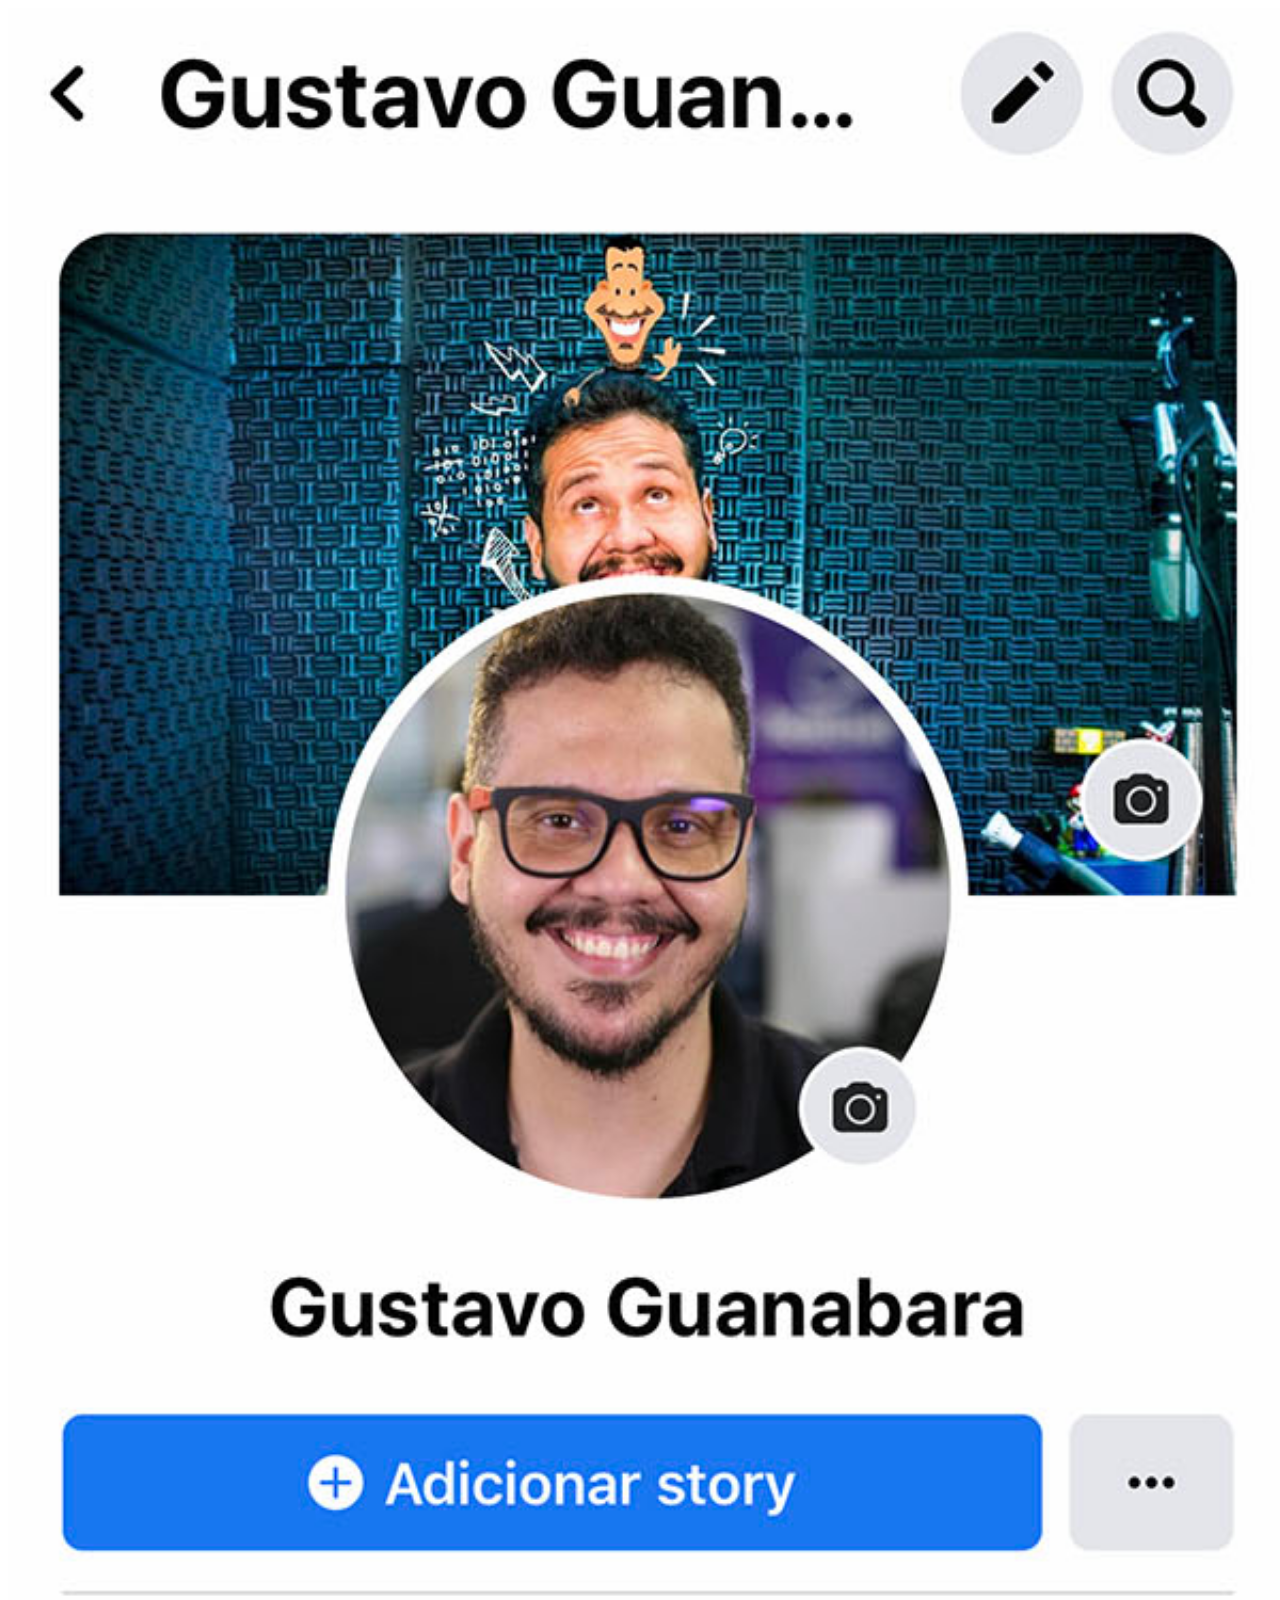
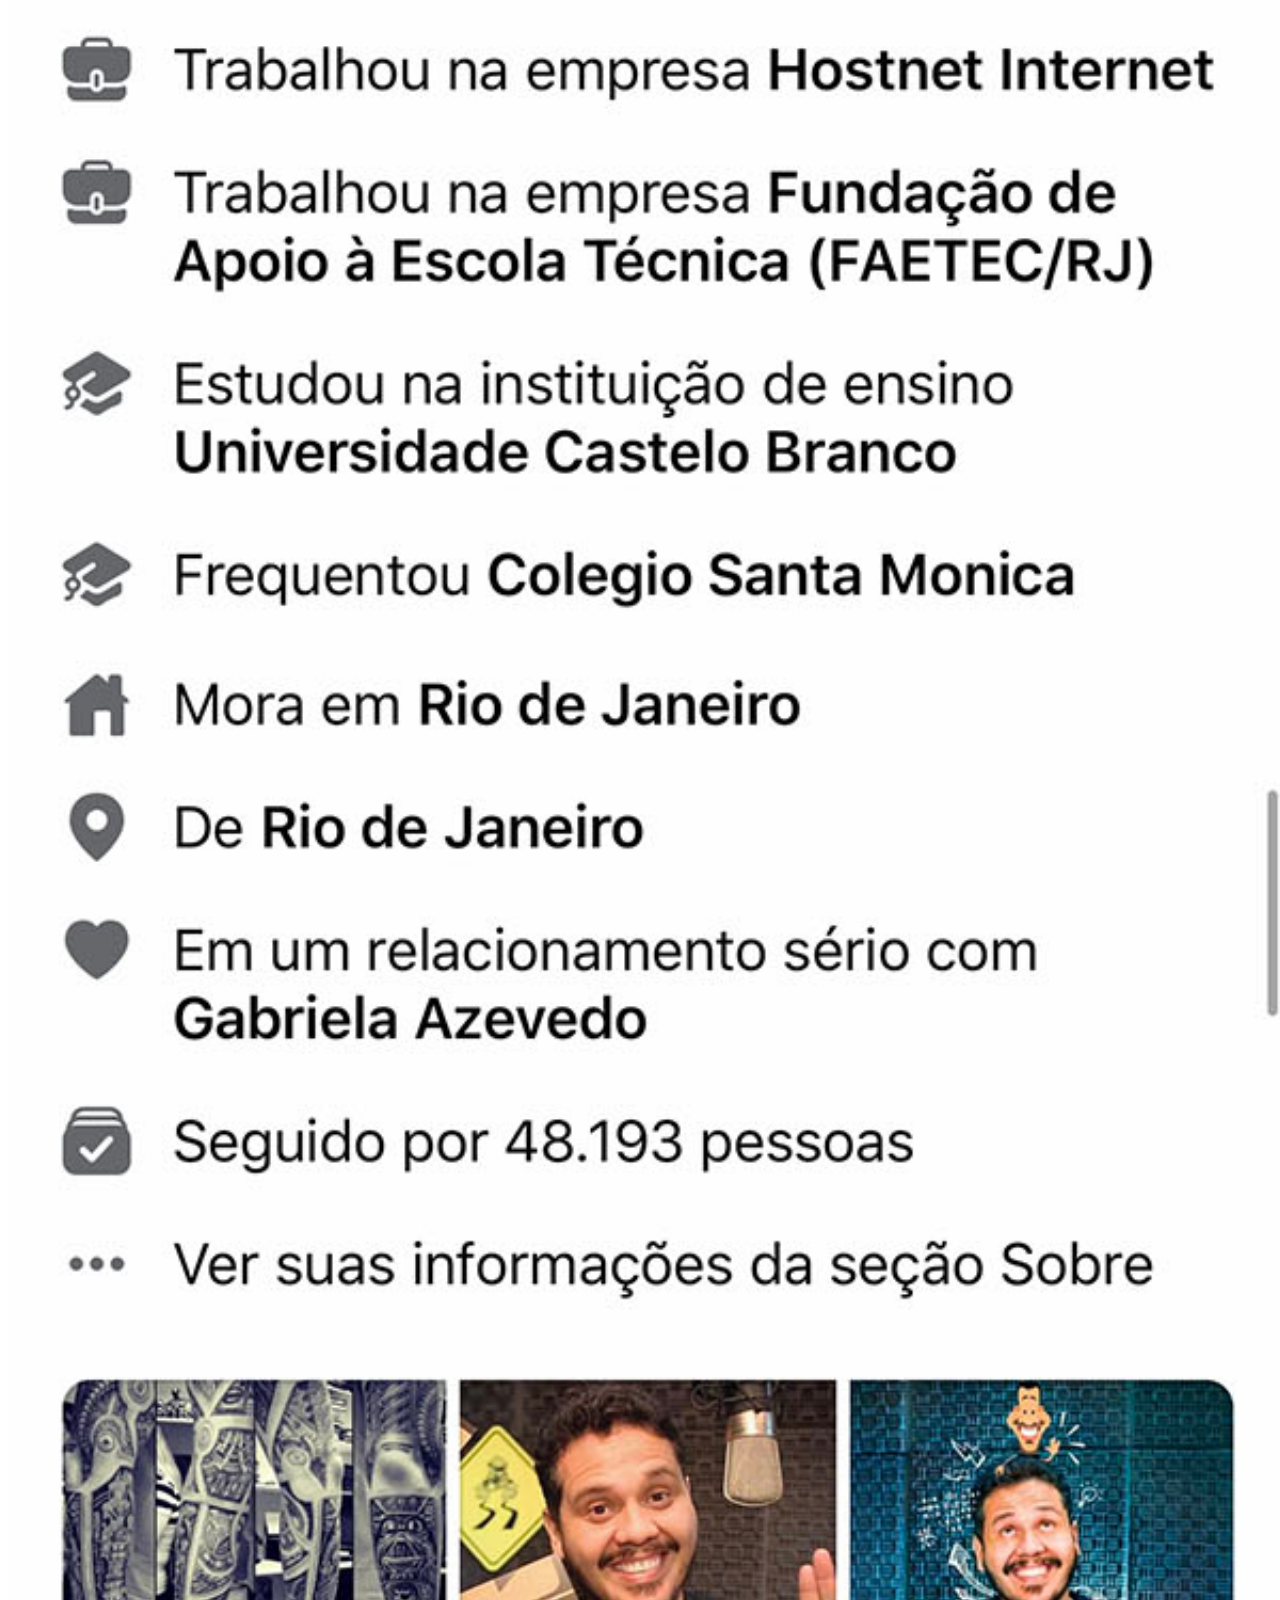
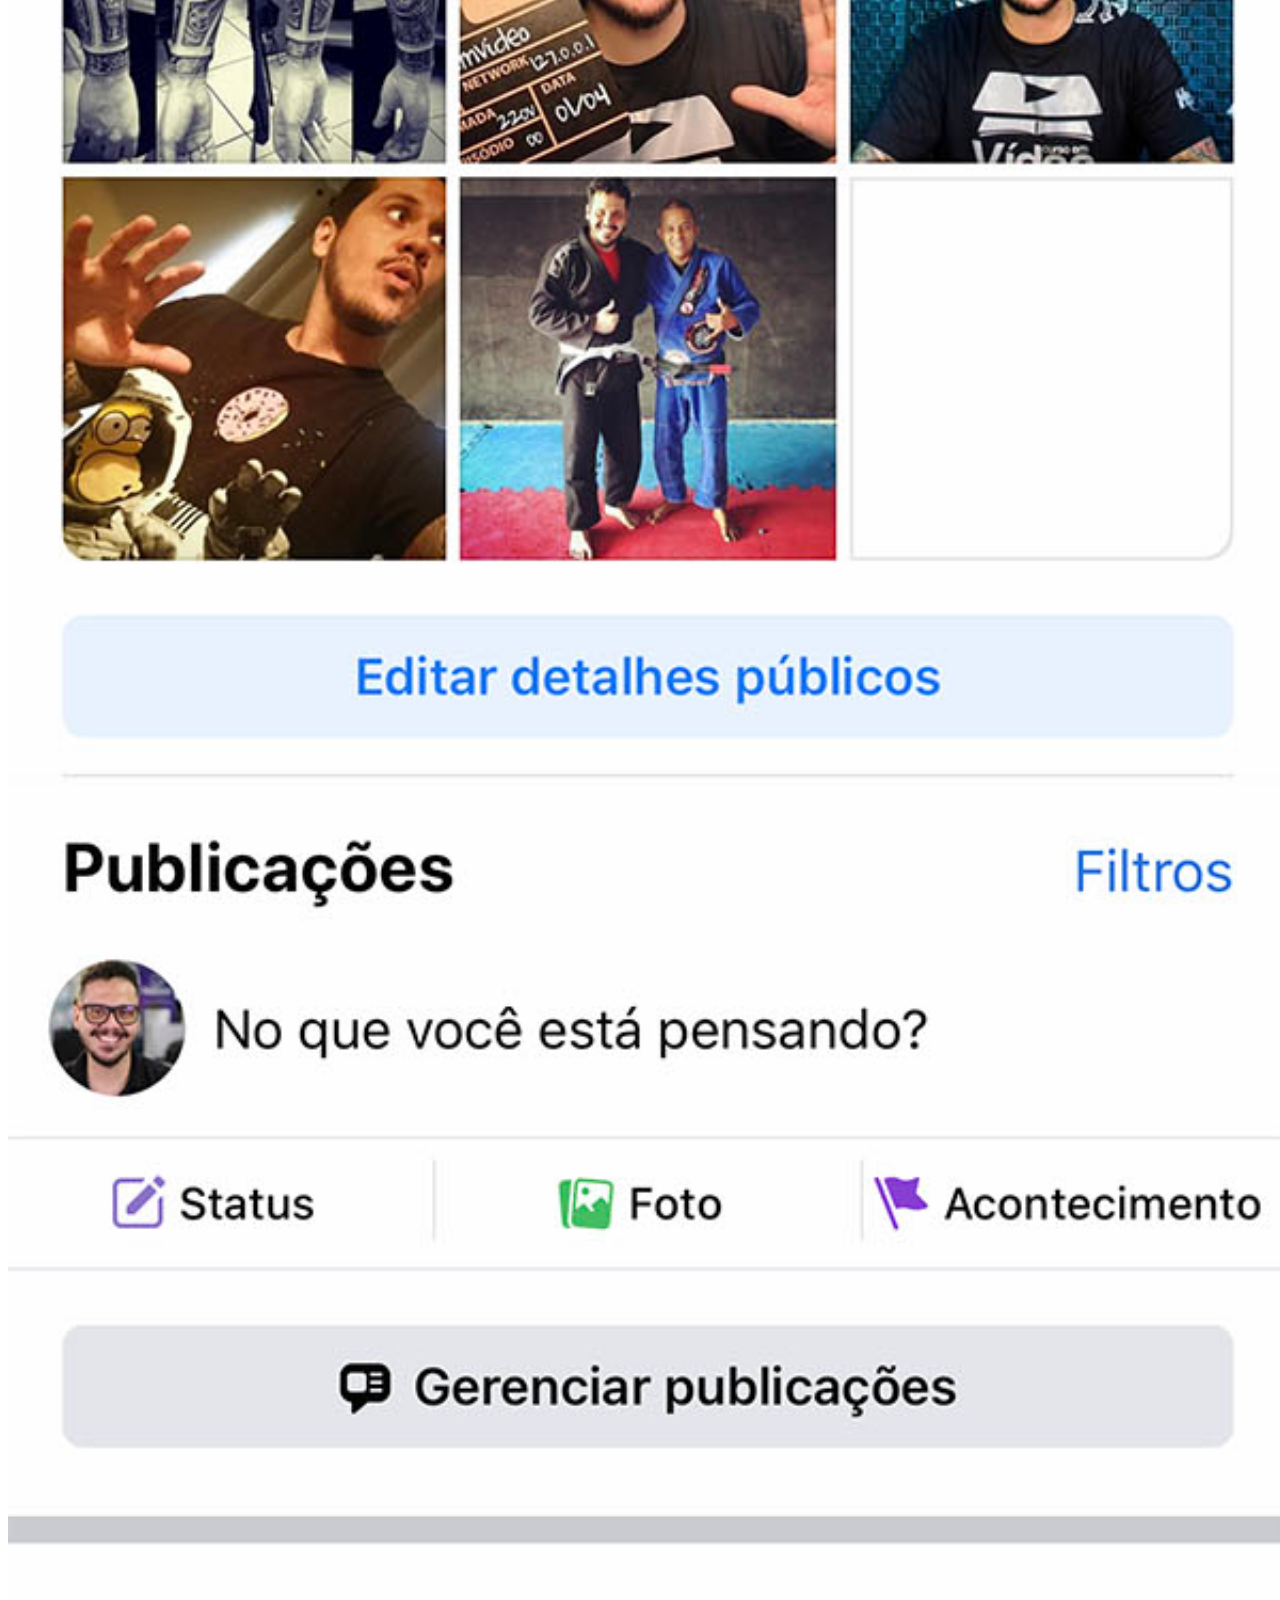
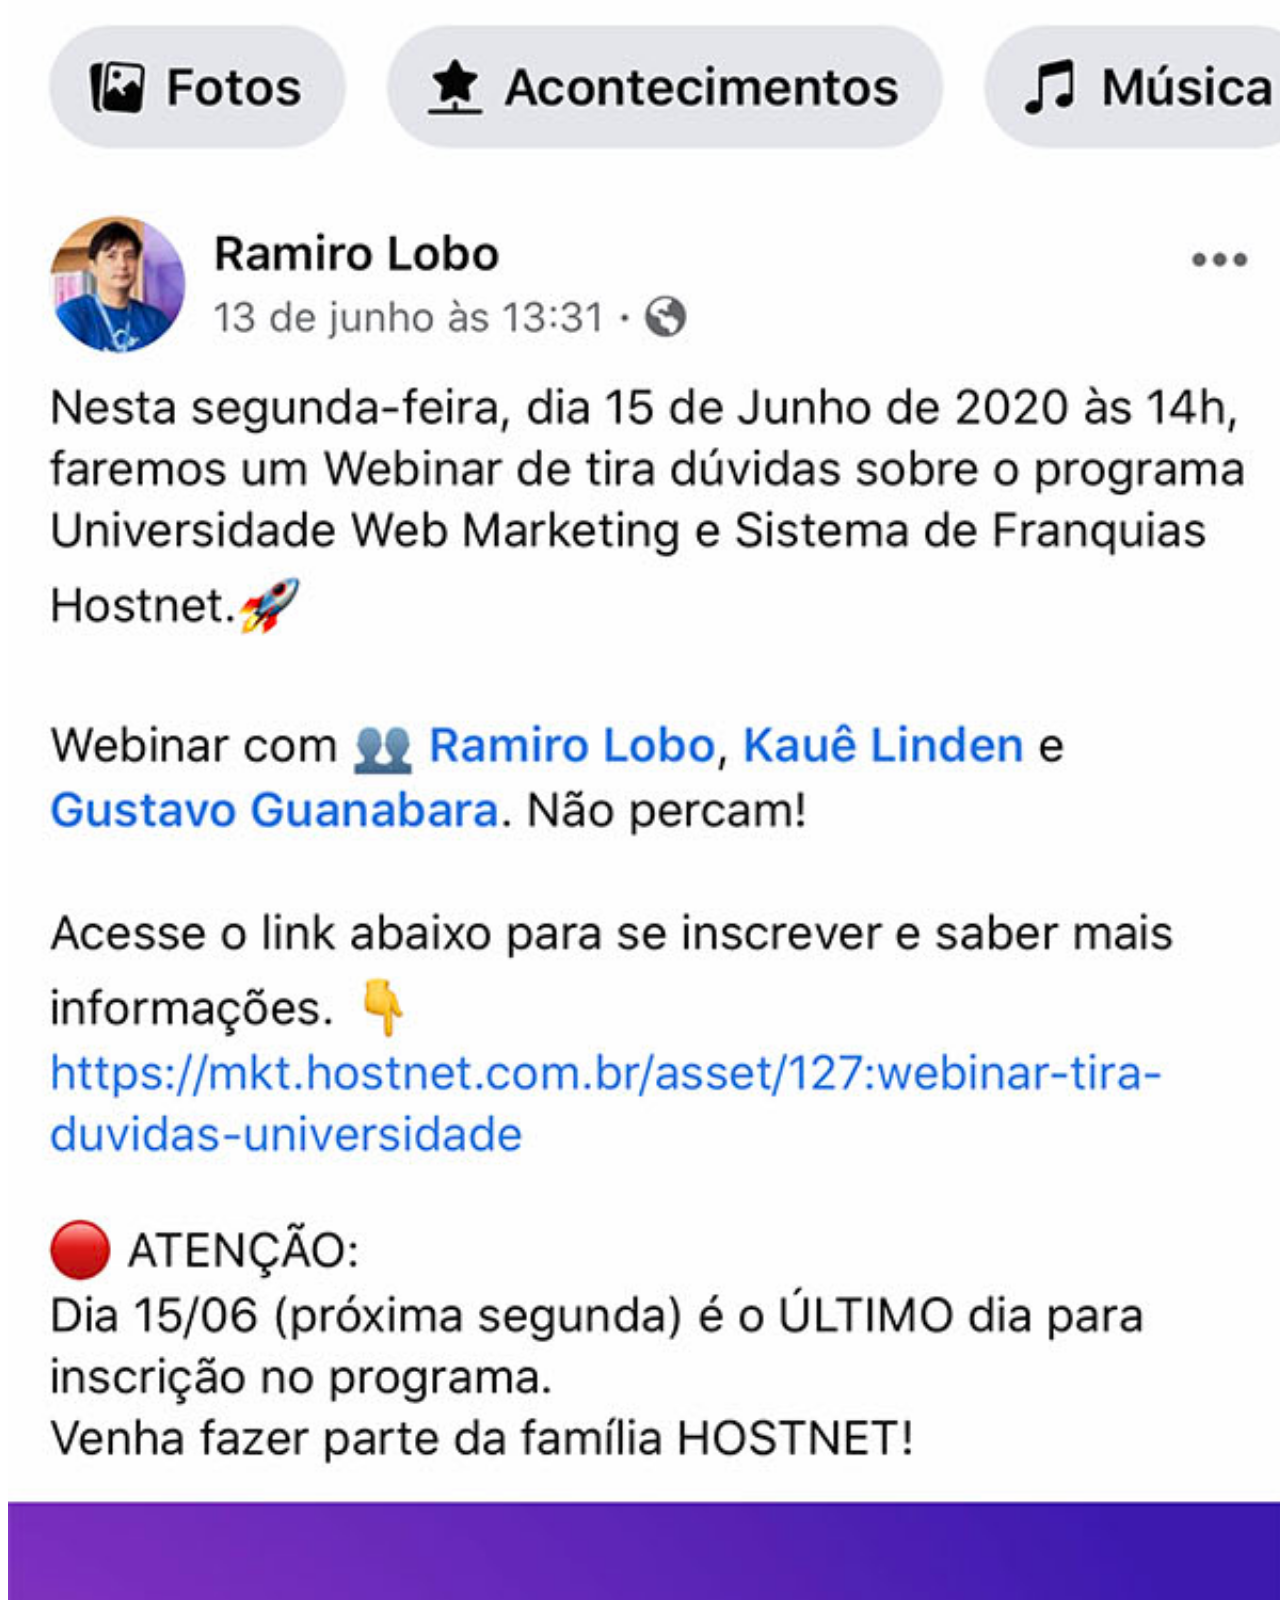
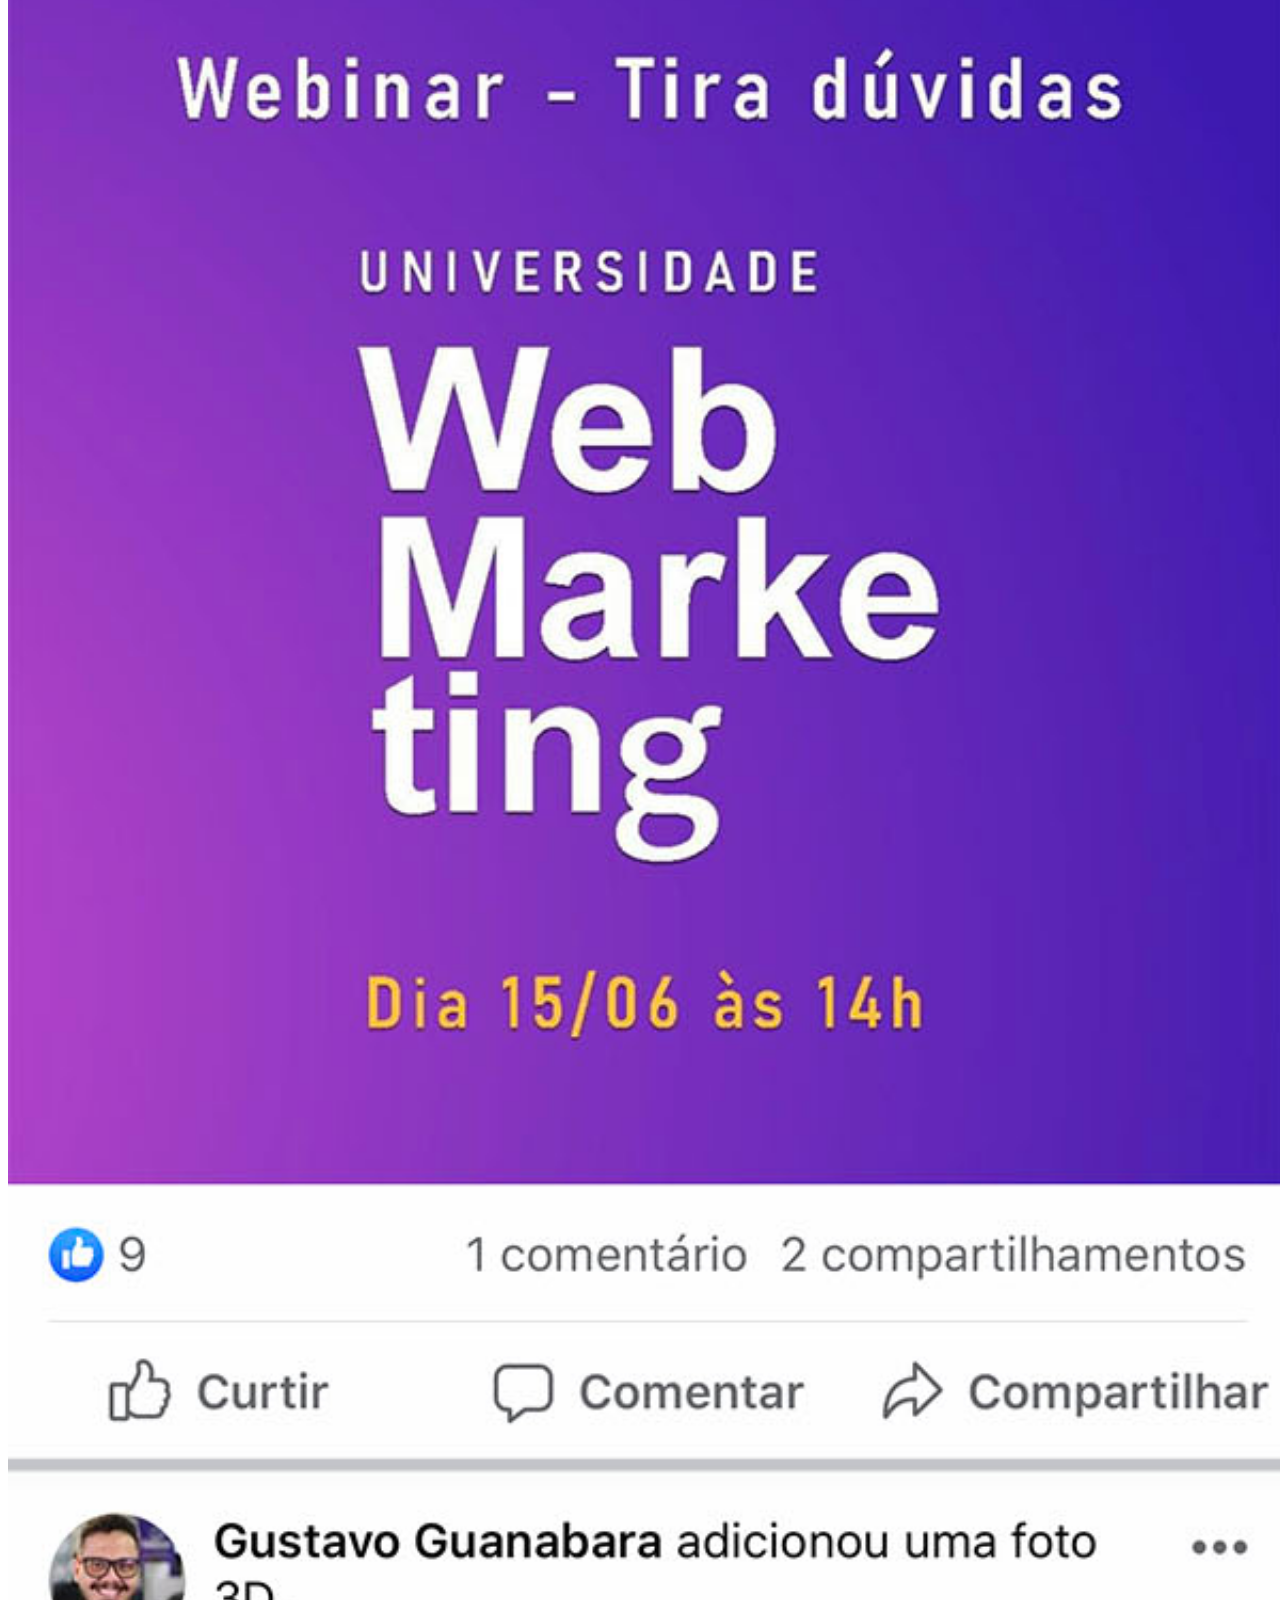
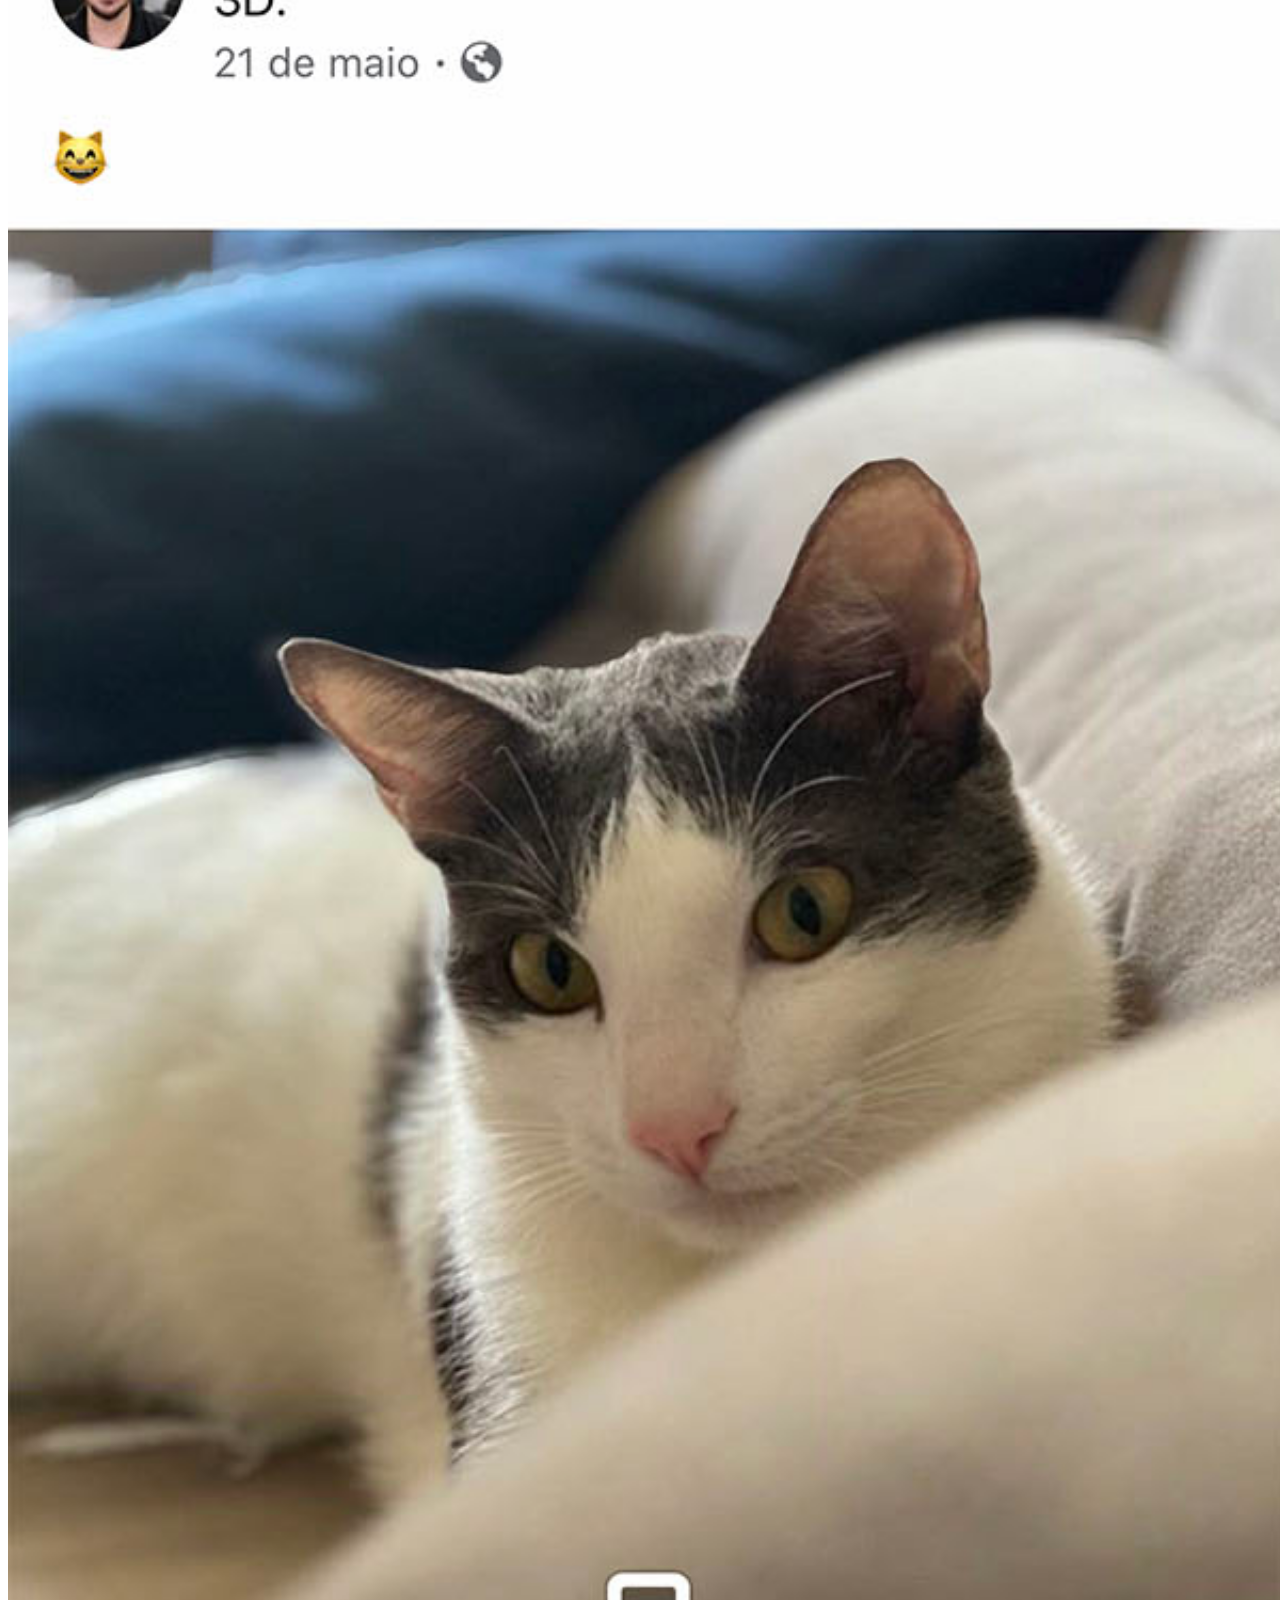
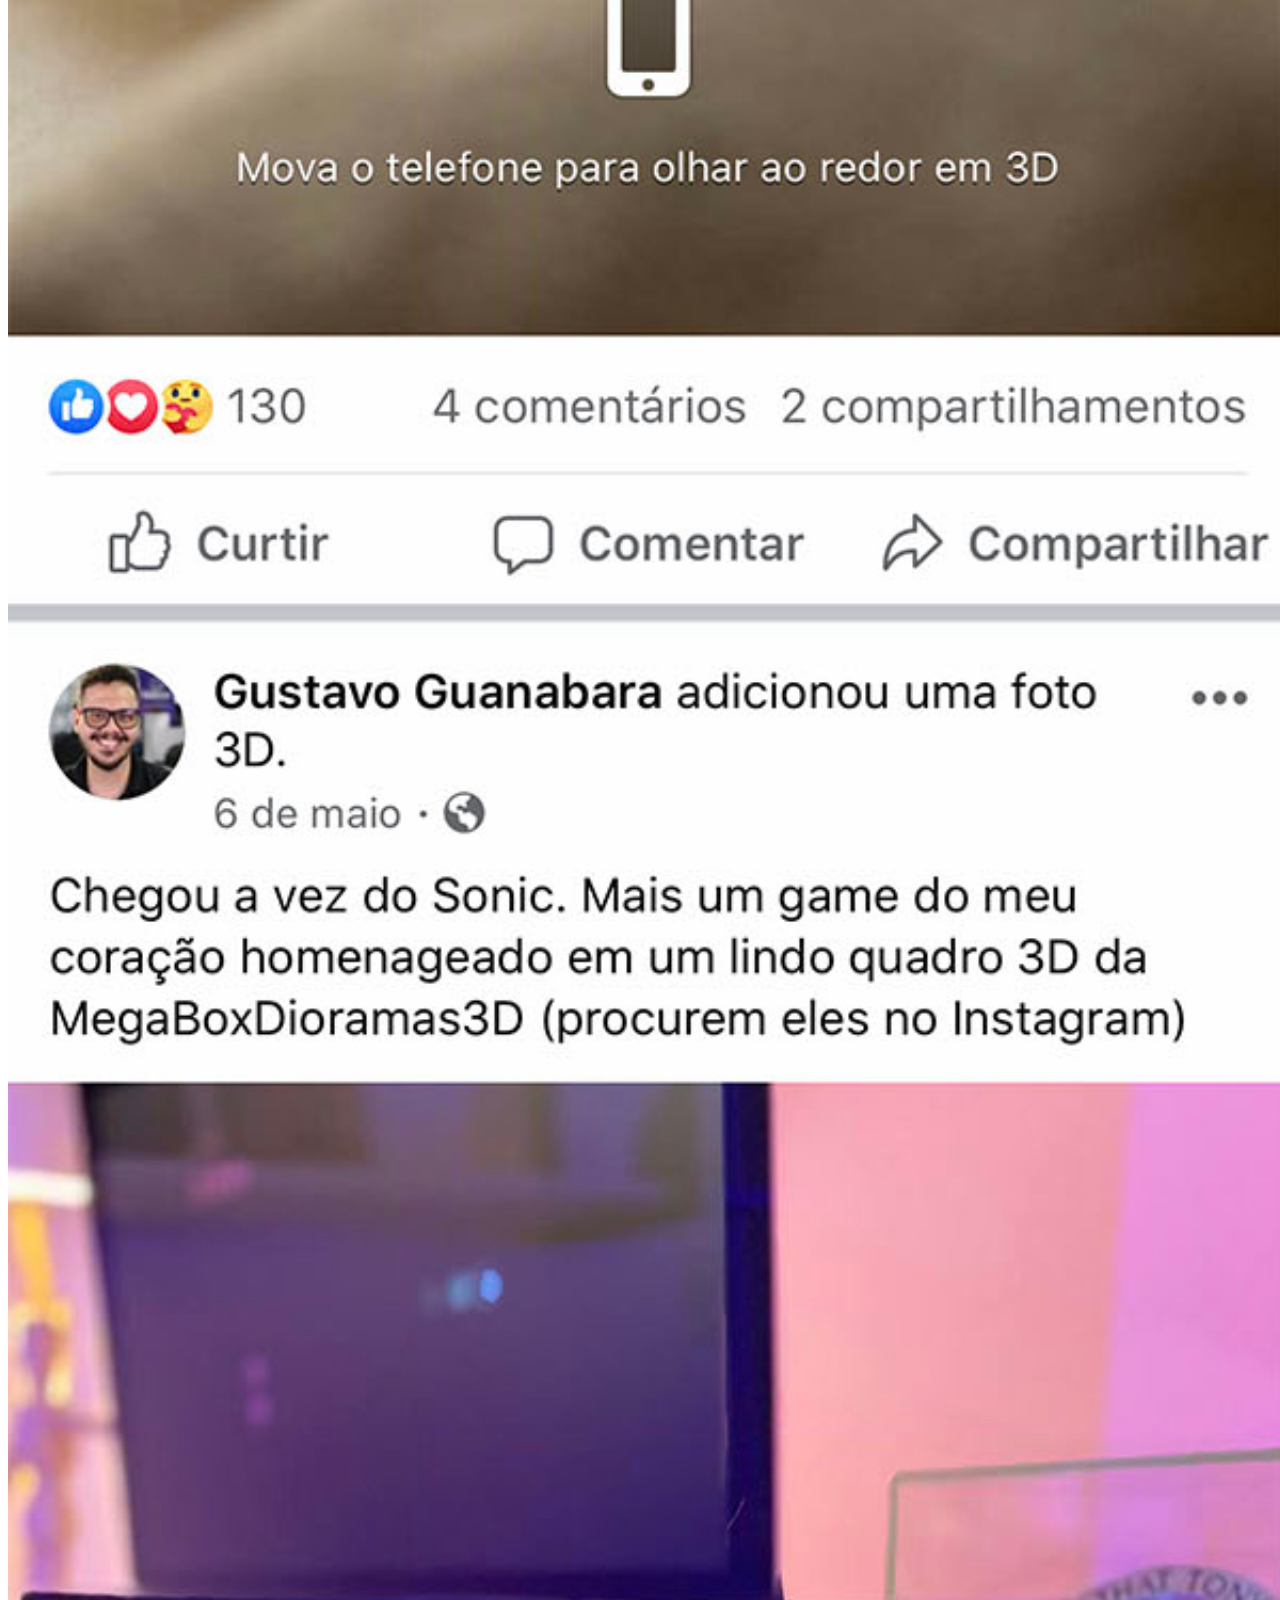
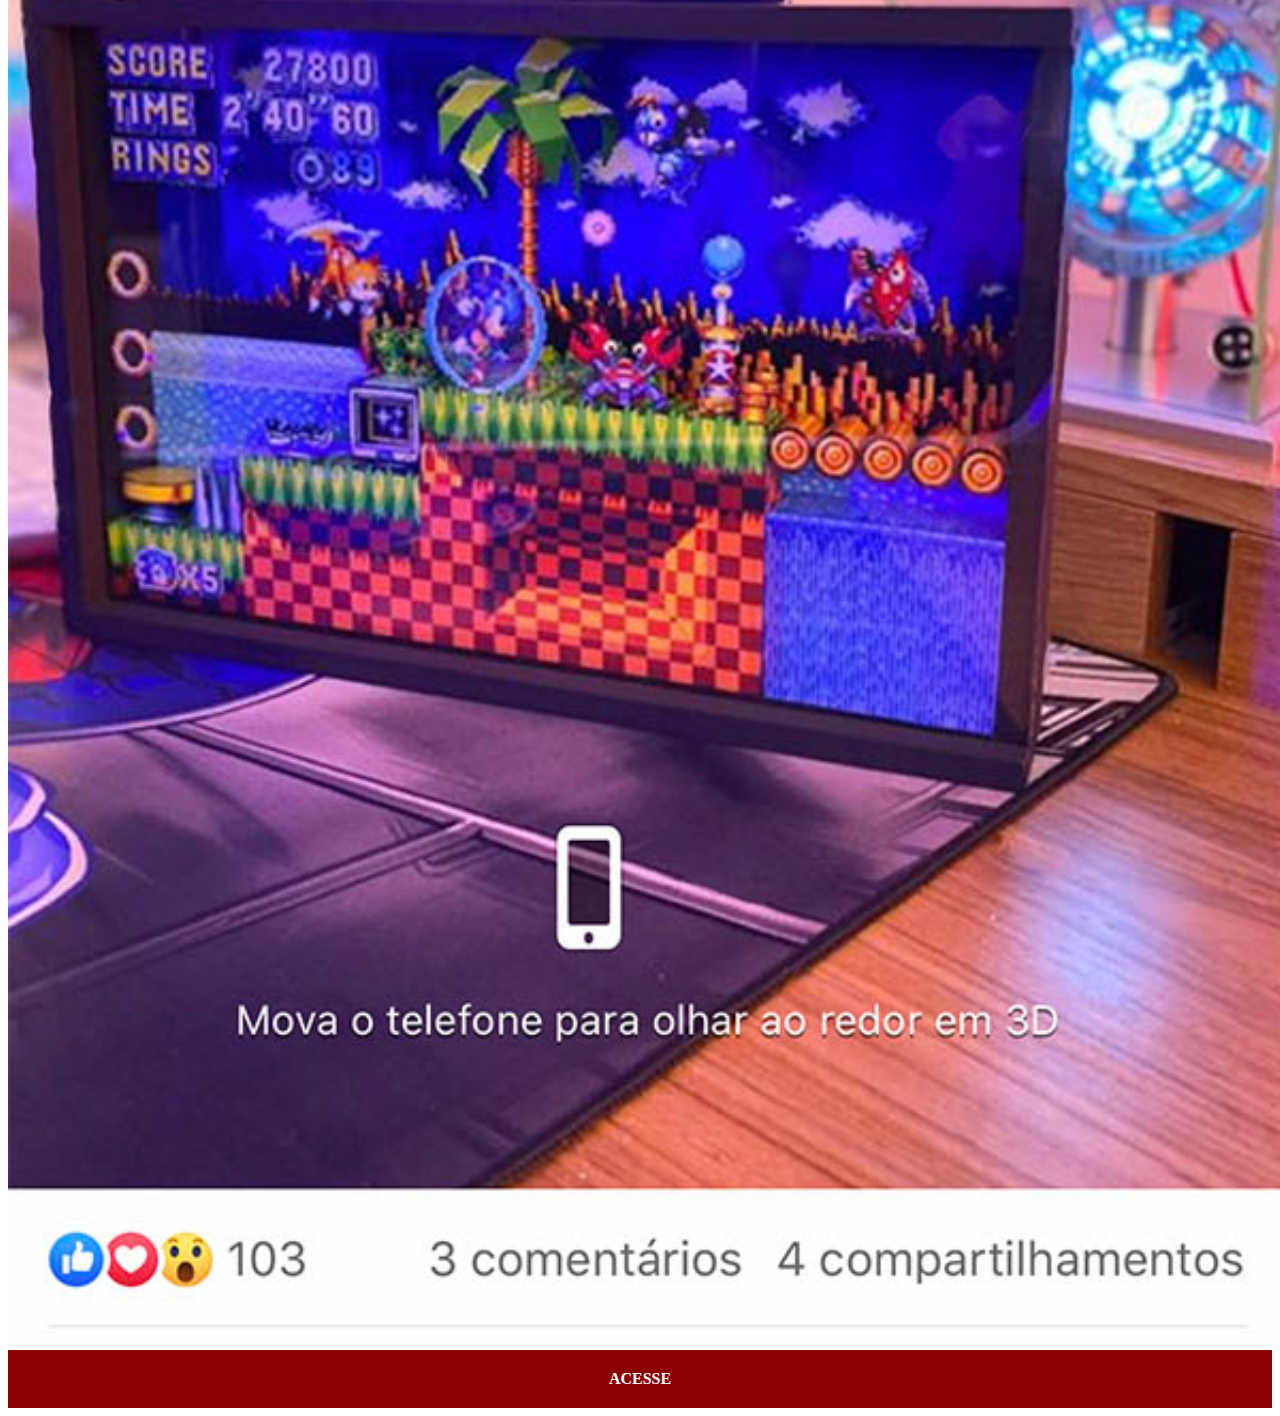
<file: facebook.html>
<!DOCTYPE html>
<html lang="pt-br">
<head>
    <meta charset="UTF-8">
    <meta http-equiv="X-UA-Compatible" content="IE=edge">
    <meta name="viewport" content="width=device-width, initial-scale=1.0">
    <title>FaceBook</title>
    <link rel="stylesheet" href="estilos/social.css">
</head>
<body>
    <img src="imagens/tela-facebook.jpg" alt="FaceBook">
    <a href="https://pt-br.facebook.com/gustavoguanabara" target="_blank">ACESSE</a>
</body>
</html>
</file>
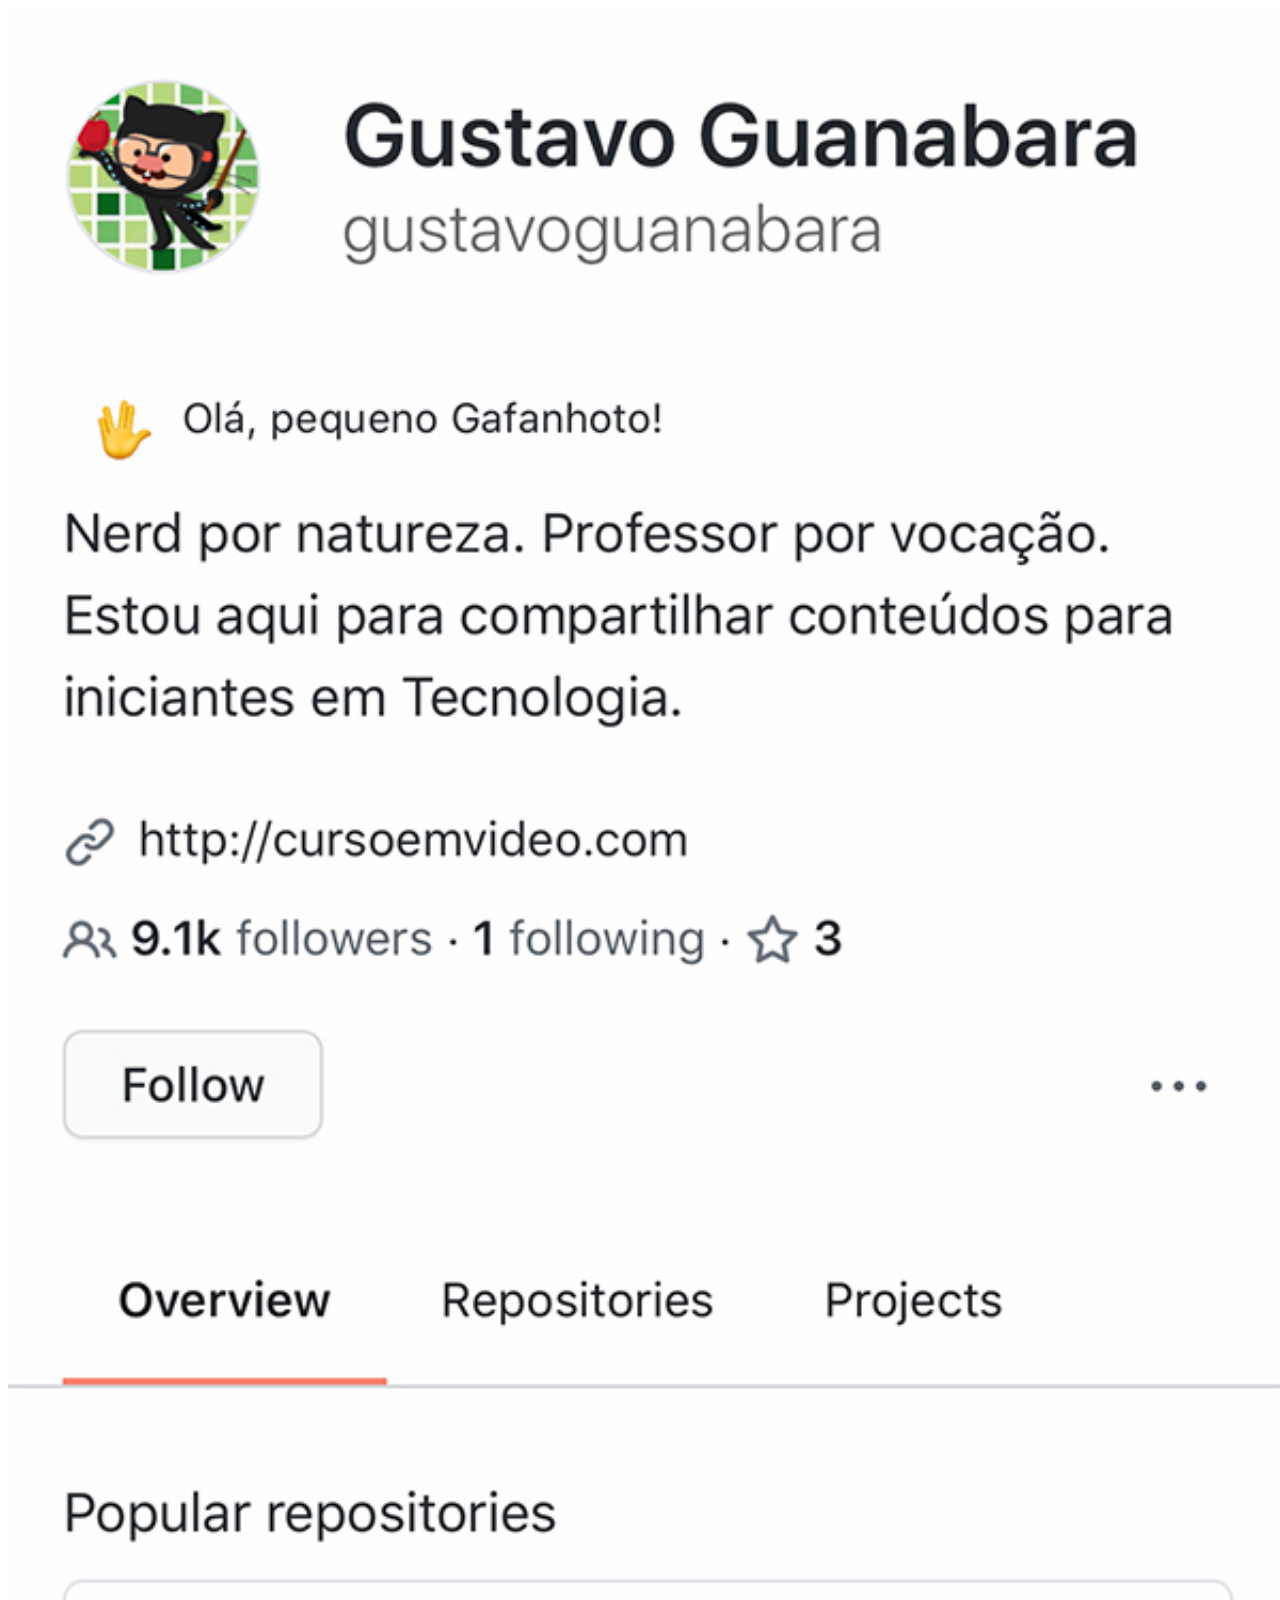
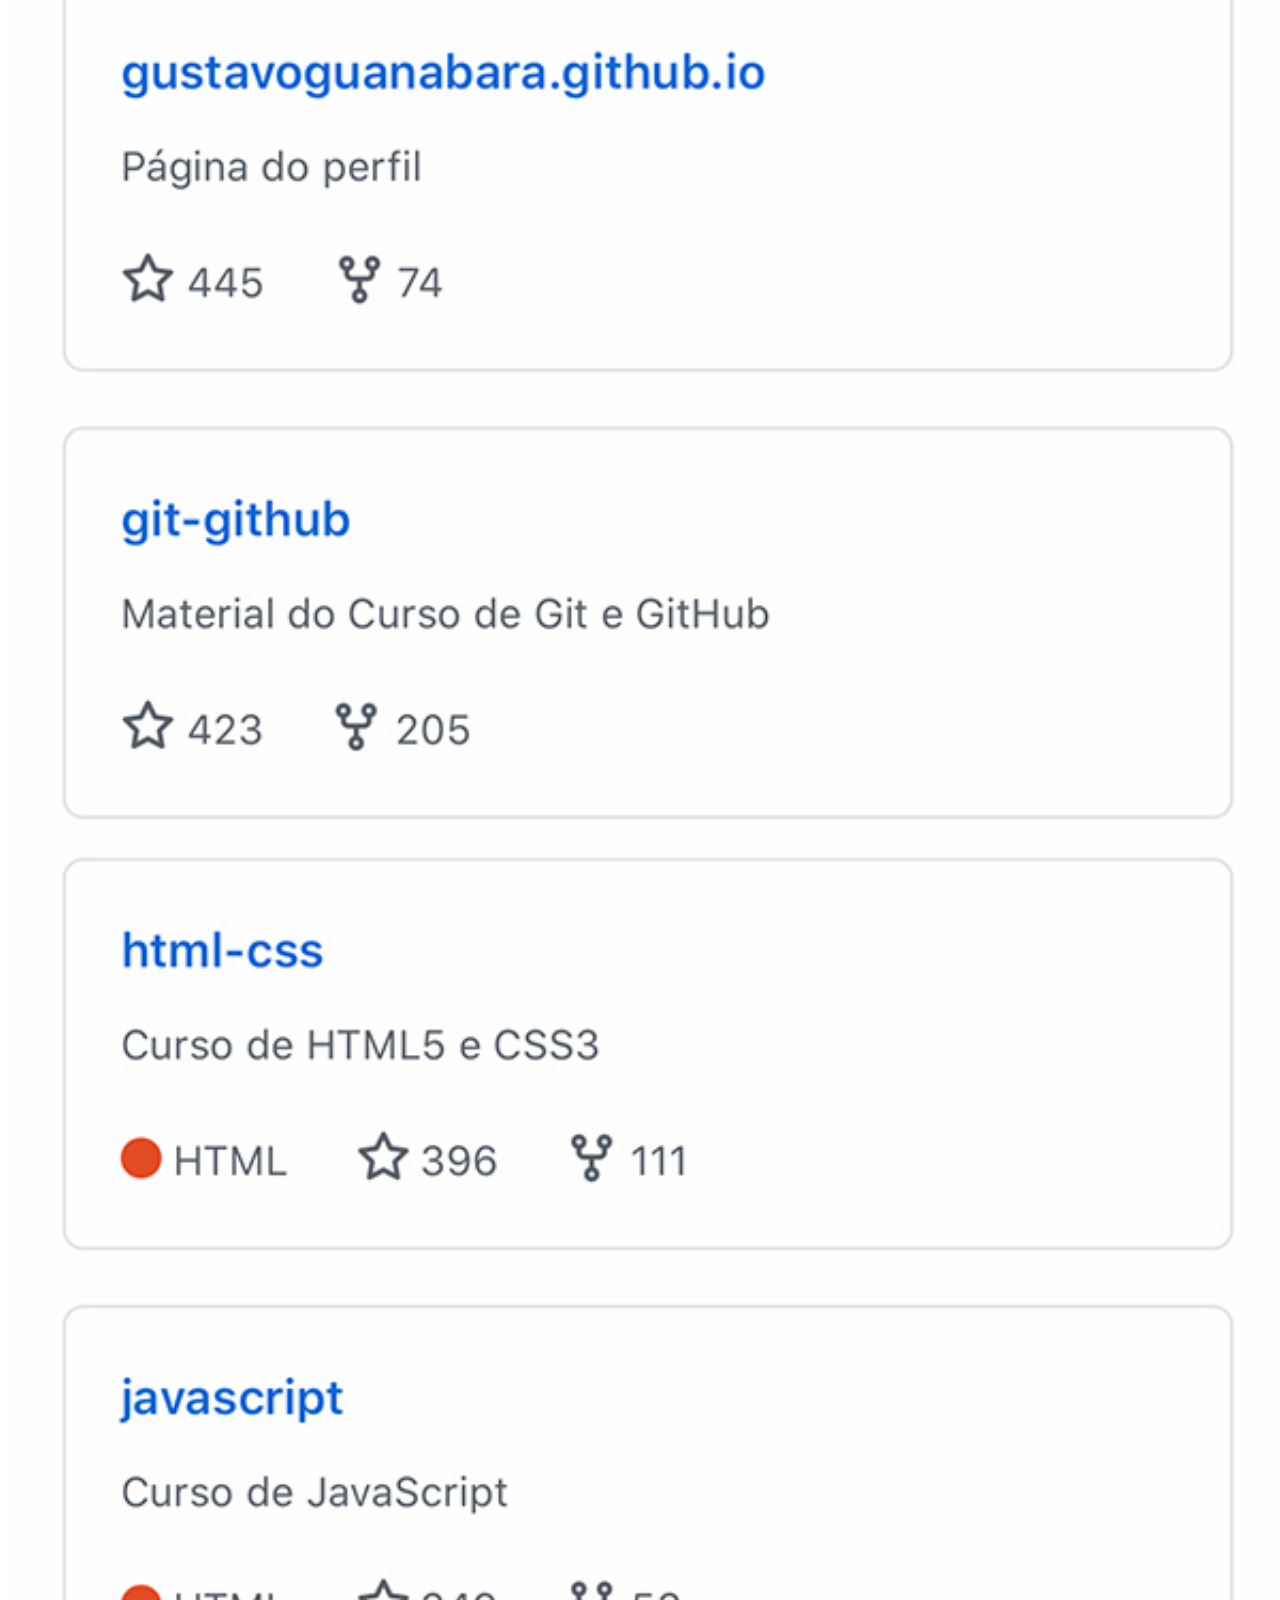
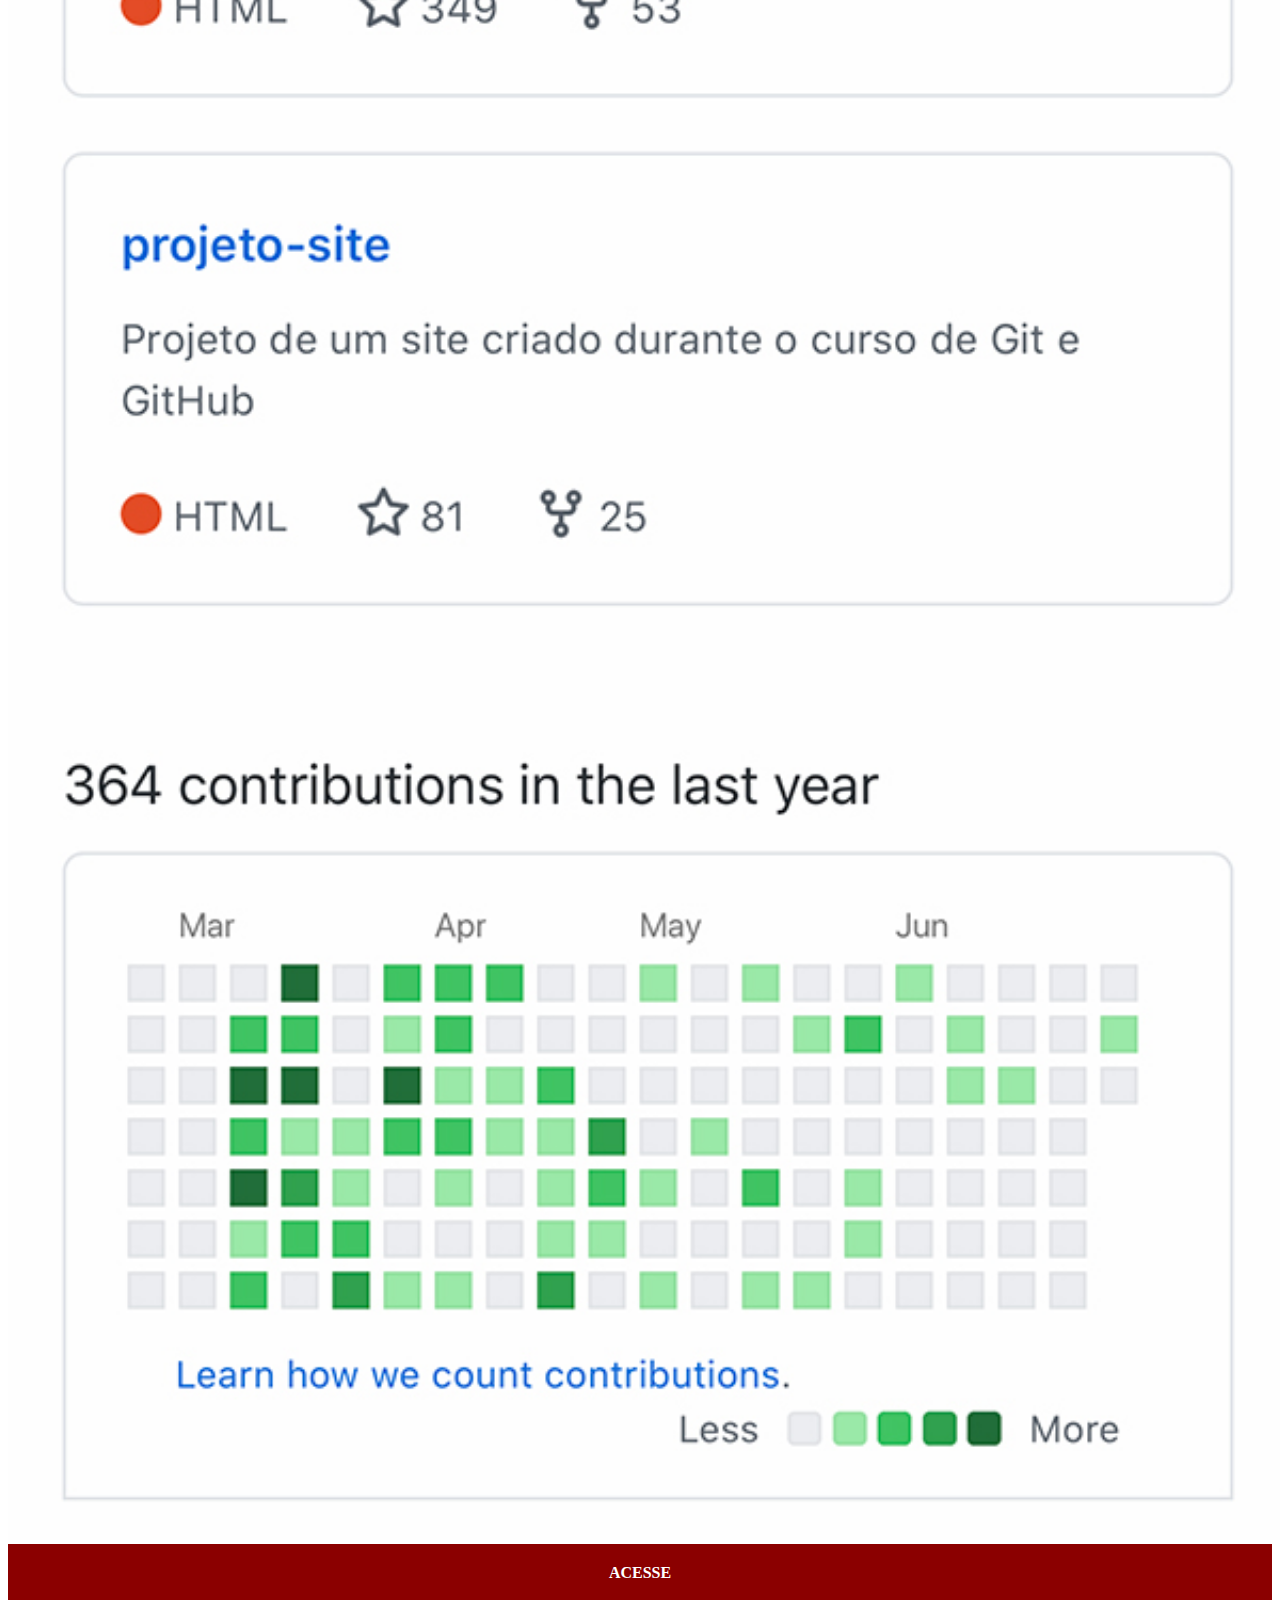
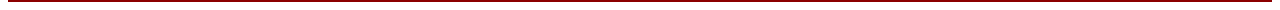
<file: github.html>
<!DOCTYPE html>
<html lang="pt-br">

<head>
    <meta charset="UTF-8">
    <meta http-equiv="X-UA-Compatible" content="IE=edge">
    <meta name="viewport" content="width=device-width, initial-scale=1.0">
    <title>GitHub</title>
    <link rel="stylesheet" href="estilos/social.css">
</head>

<body>
    <img src="imagens/tela-github.jpg" alt="GitHub">
    <a href="https://github.com/carlosdeangeles" target="_blank">ACESSE</a>
</body>

</html>
</file>
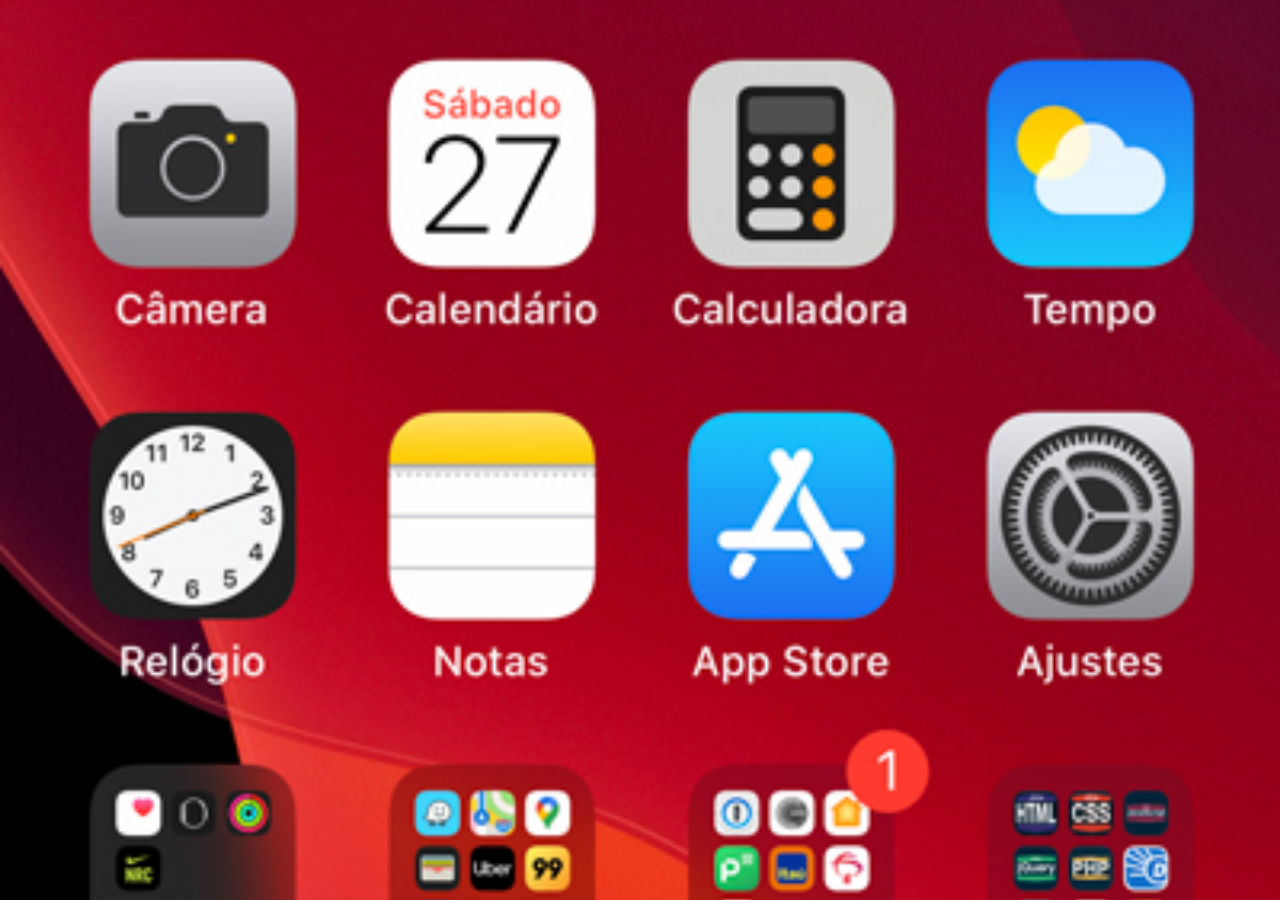
<file: home.html>
<!DOCTYPE html>
<html lang="pt-br">
<head>
    <meta charset="UTF-8">
    <meta http-equiv="X-UA-Compatible" content="IE=edge">
    <meta name="viewport" content="width=device-width, initial-scale=1.0">
    <title>home</title>
</head>
    <style>
        * {
            margin: 0px;
            padding: 0px;

        }

        body {
            width: 100vw;
            height: 100vh;
            background: black url('imagens/tela-home.jpg') no-repeat top center;
            background-size: cover;
        }
    </style>
<body>

    
</body>
</html>
</file>
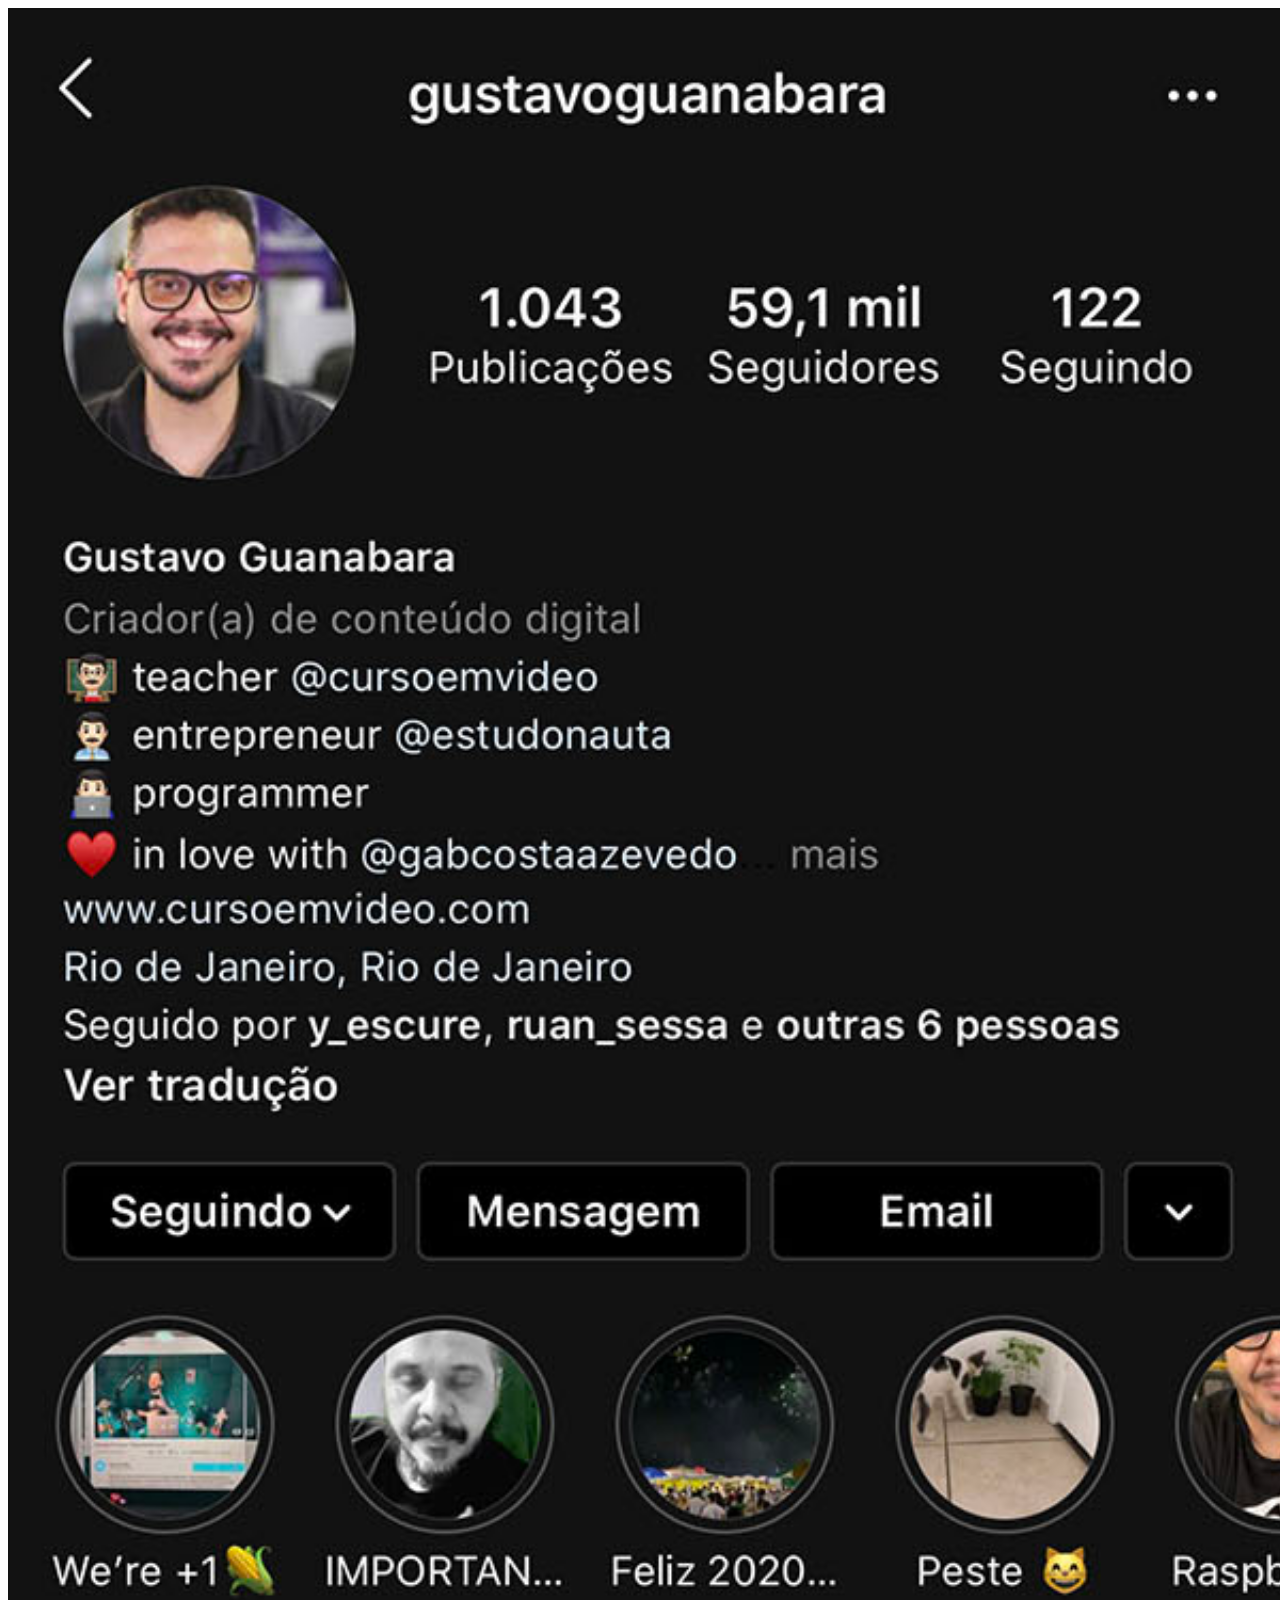
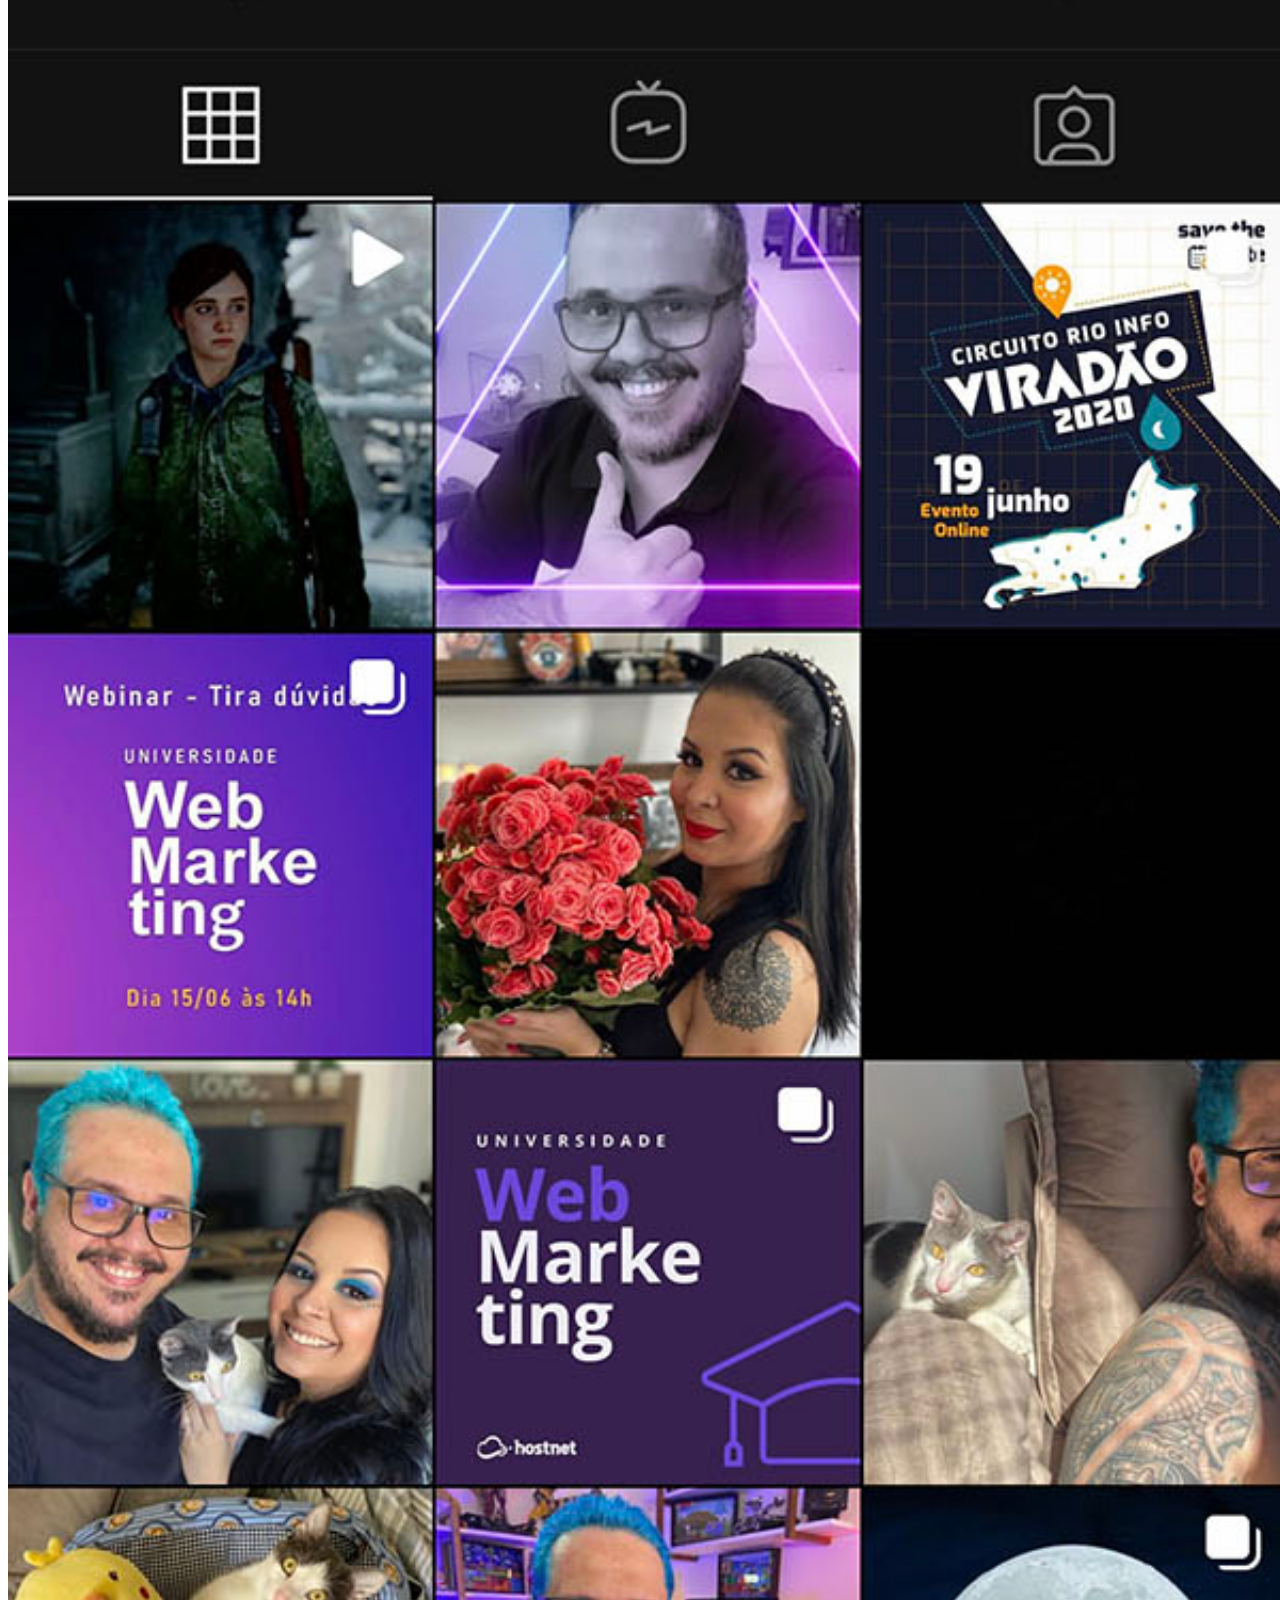
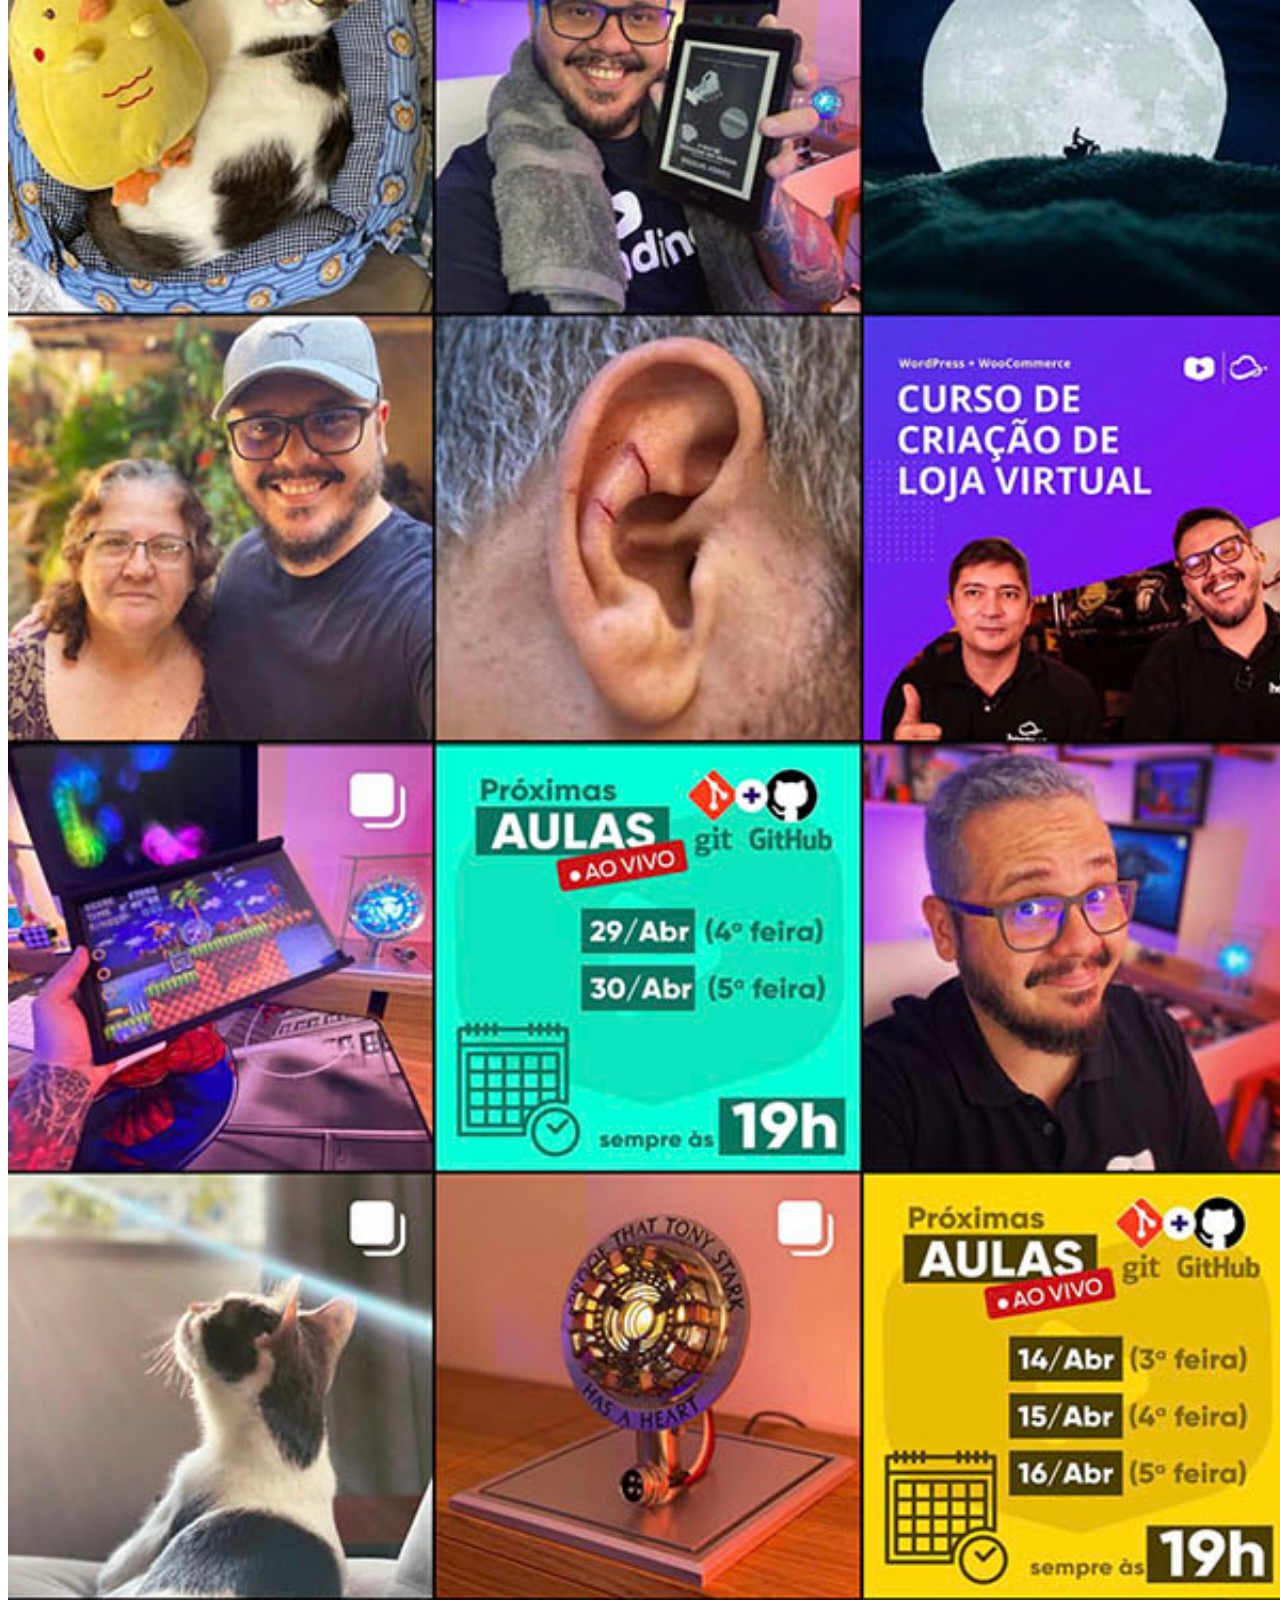
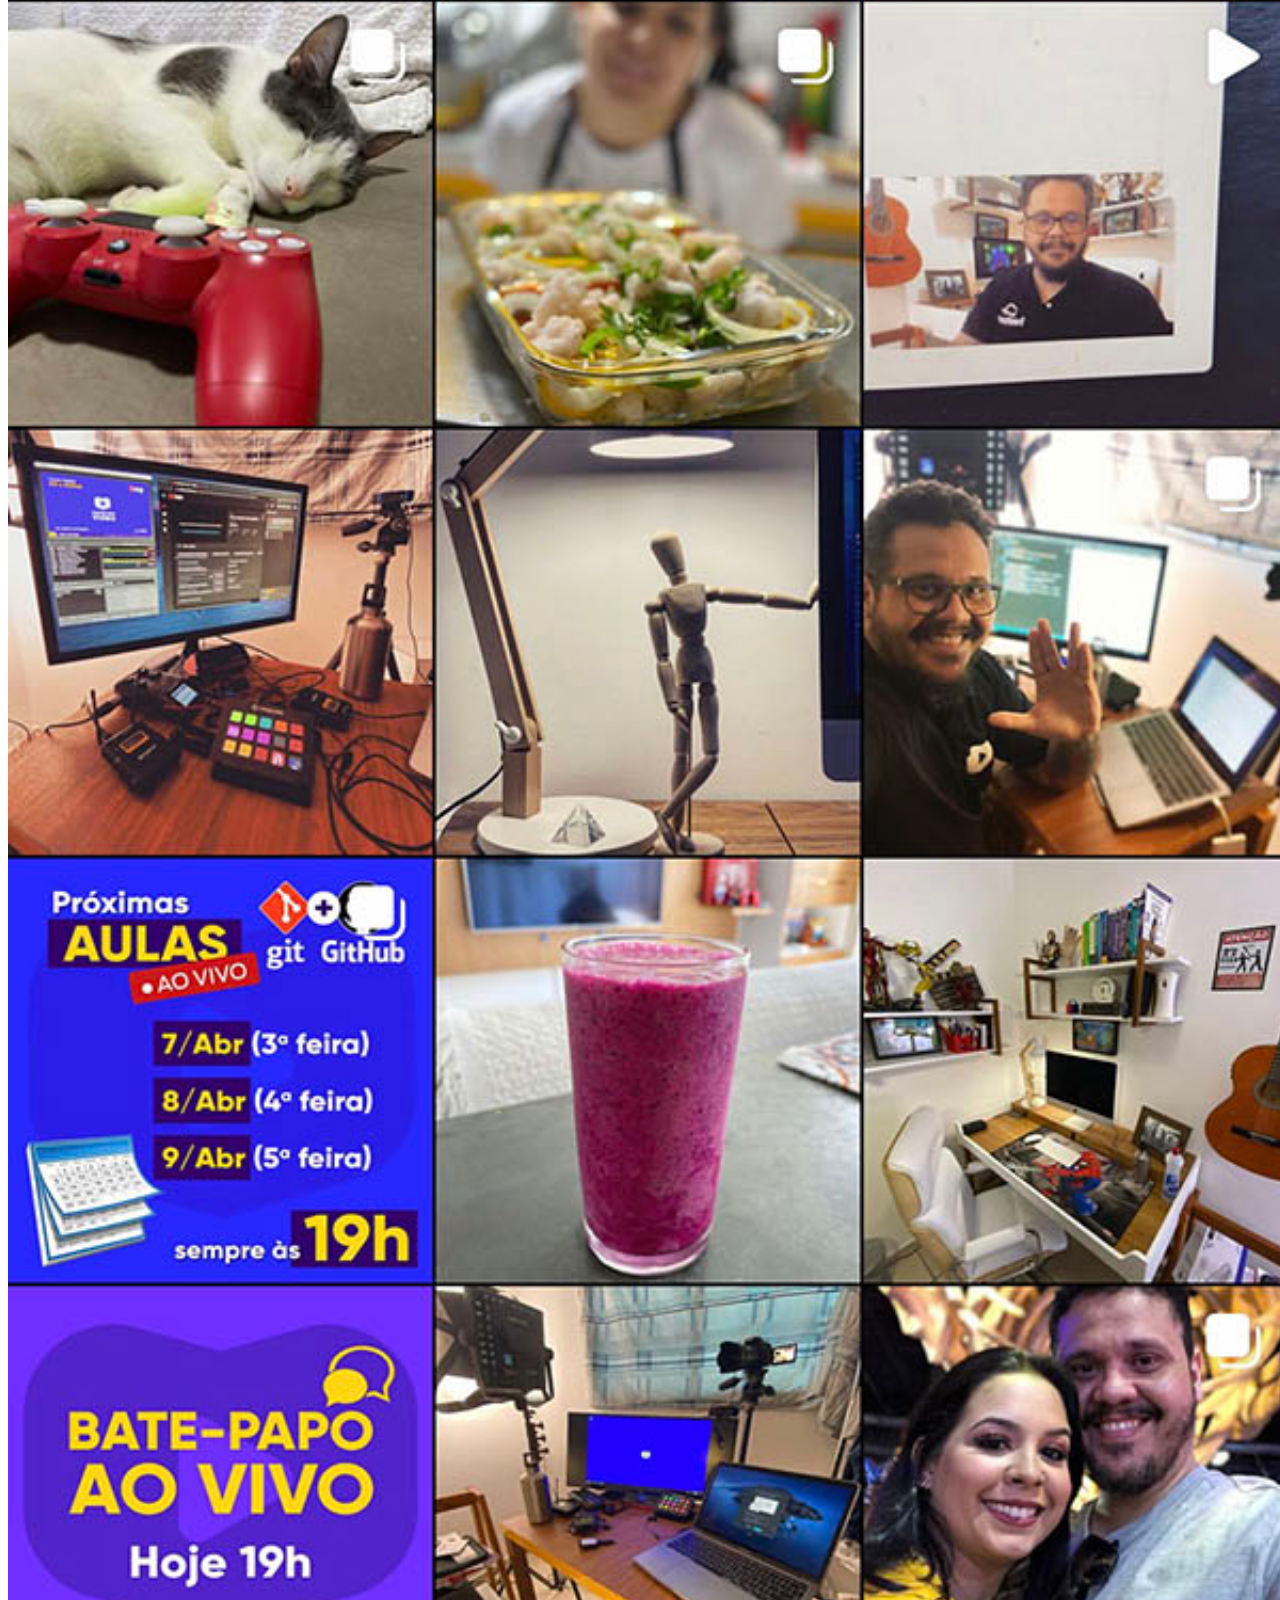
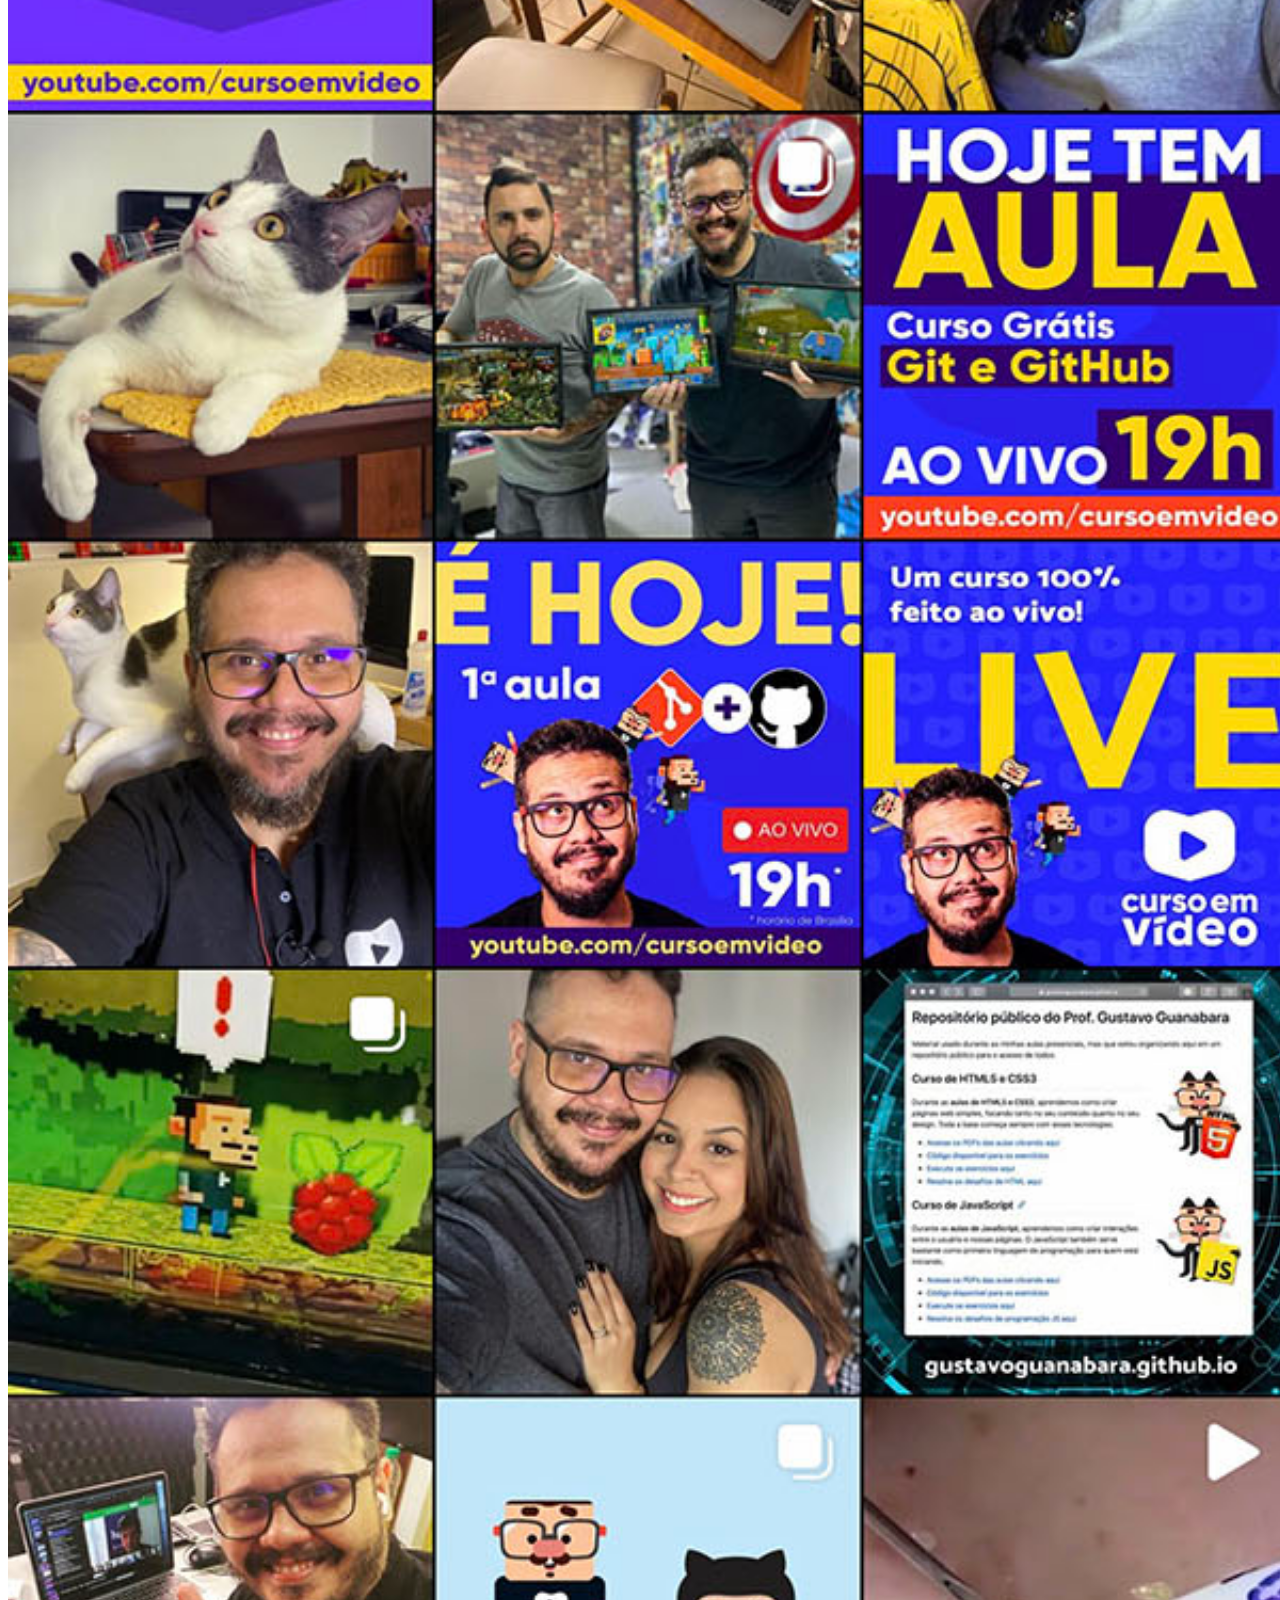
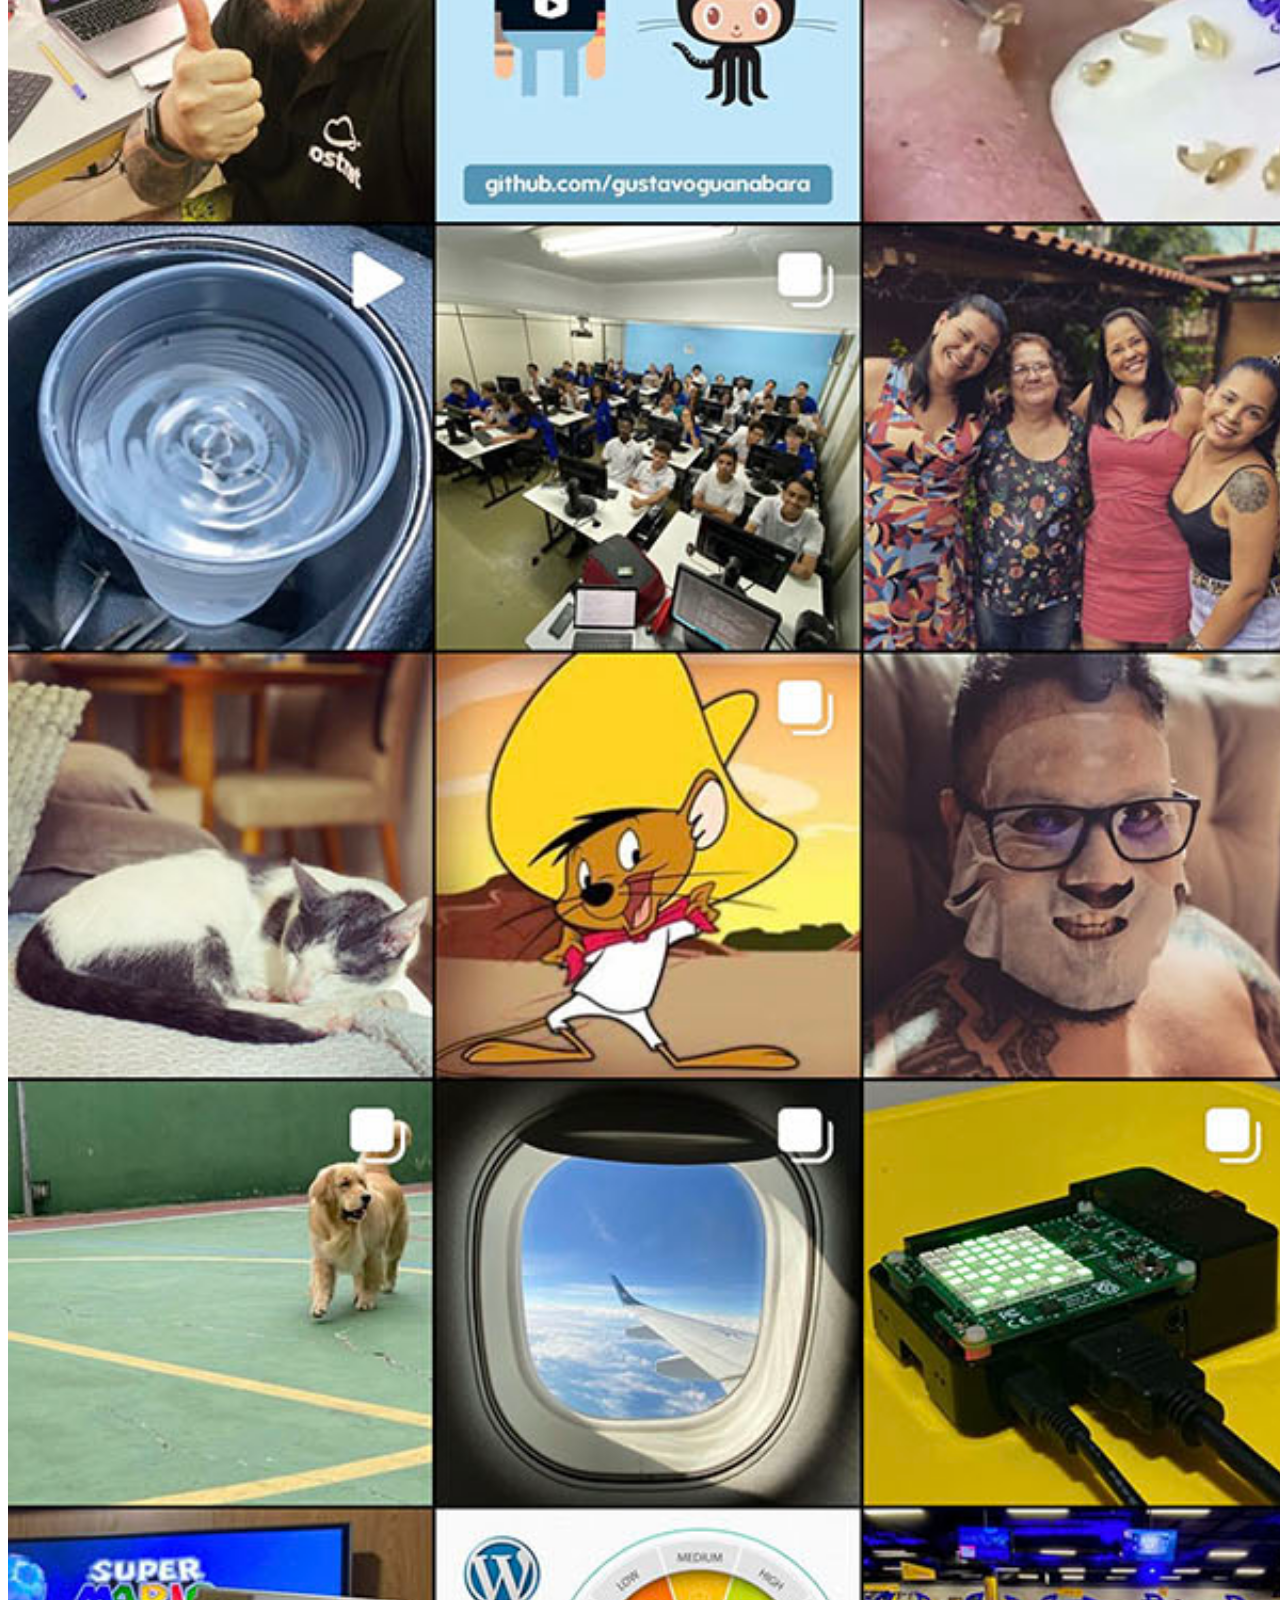
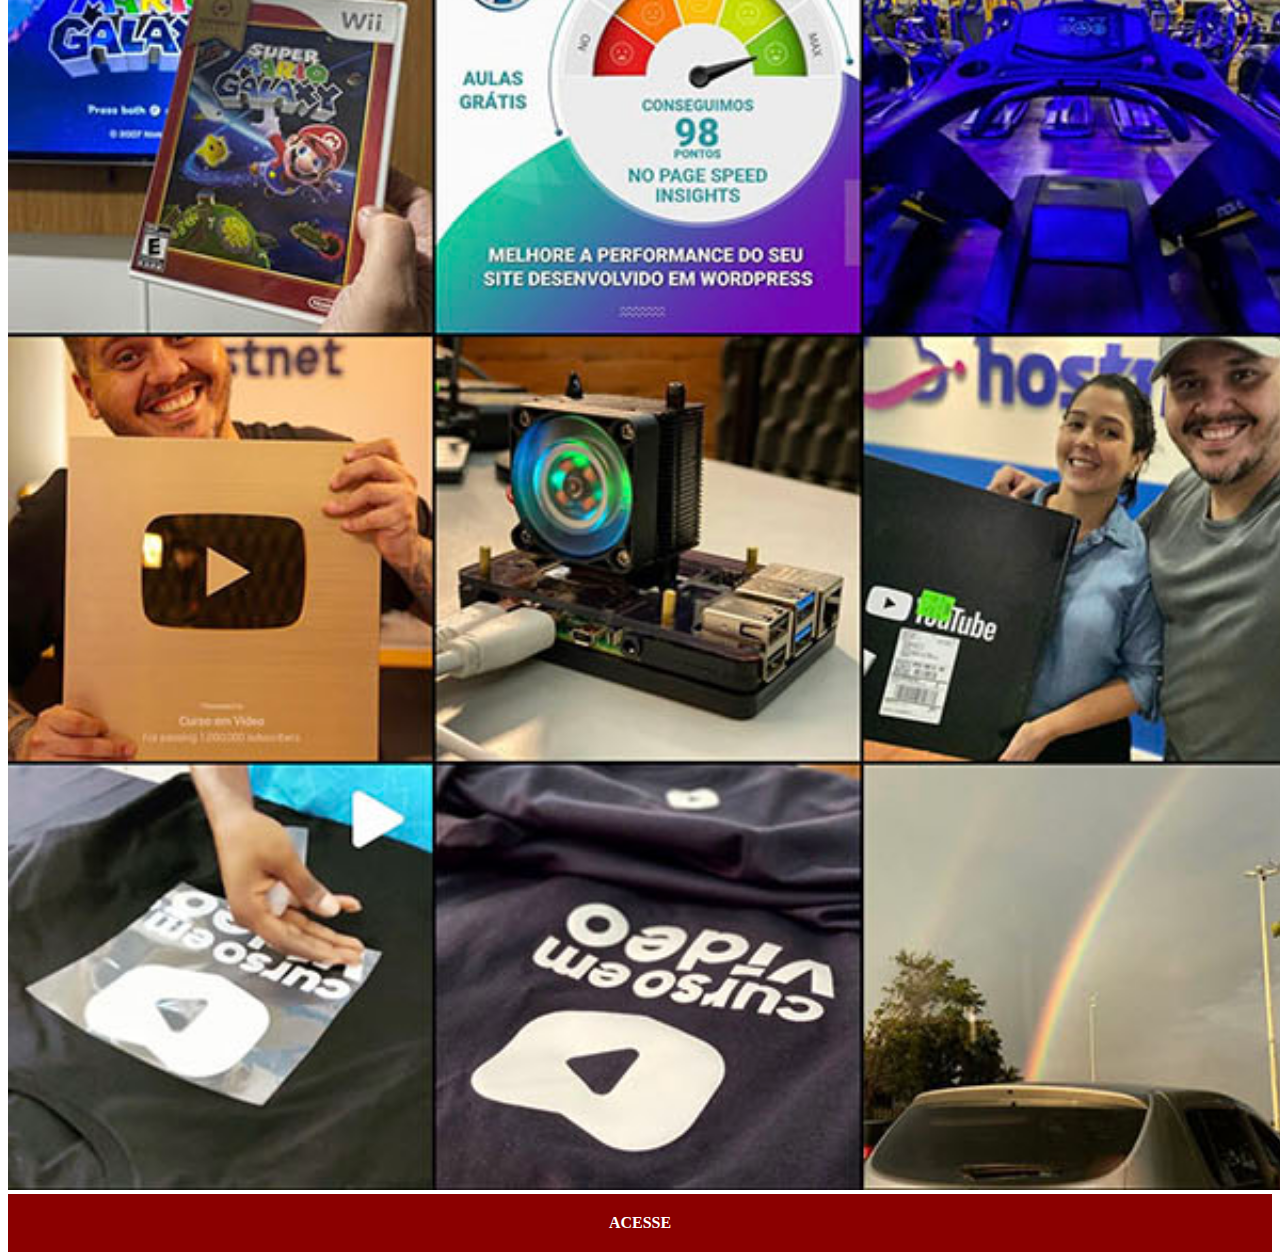
<file: instagram.html>
<!DOCTYPE html>
<html lang="pt-br">

<head>
    <meta charset="UTF-8">
    <meta http-equiv="X-UA-Compatible" content="IE=edge">
    <meta name="viewport" content="width=device-width, initial-scale=1.0">
    <title>Instagram</title>
    <link rel="stylesheet" href="estilos/social.css">
</head>

<body>
    <img src="imagens/tela-instagram.jpg" alt="instagram">
    <a href="https://www.instagram.com/gustavoguanabara" target="_blank"> ACESSE</a>
</body>

</html>
</file>
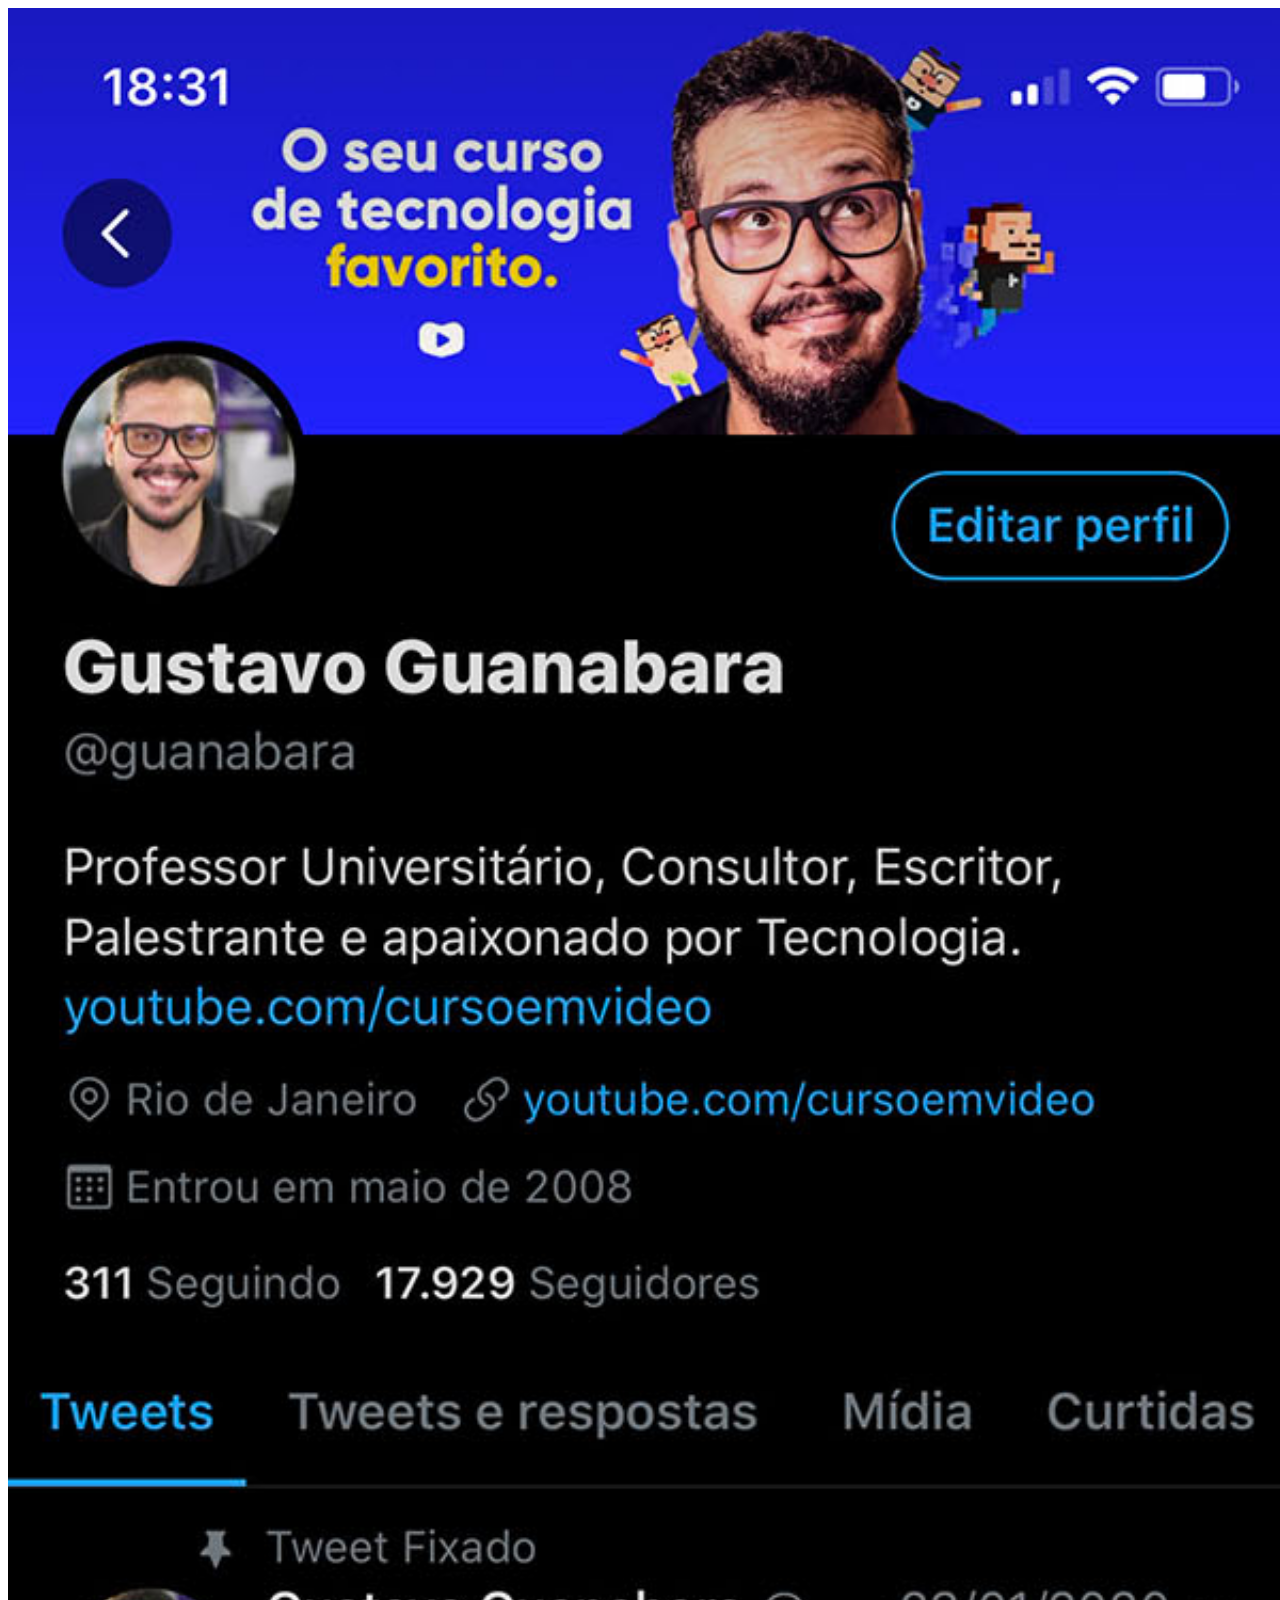
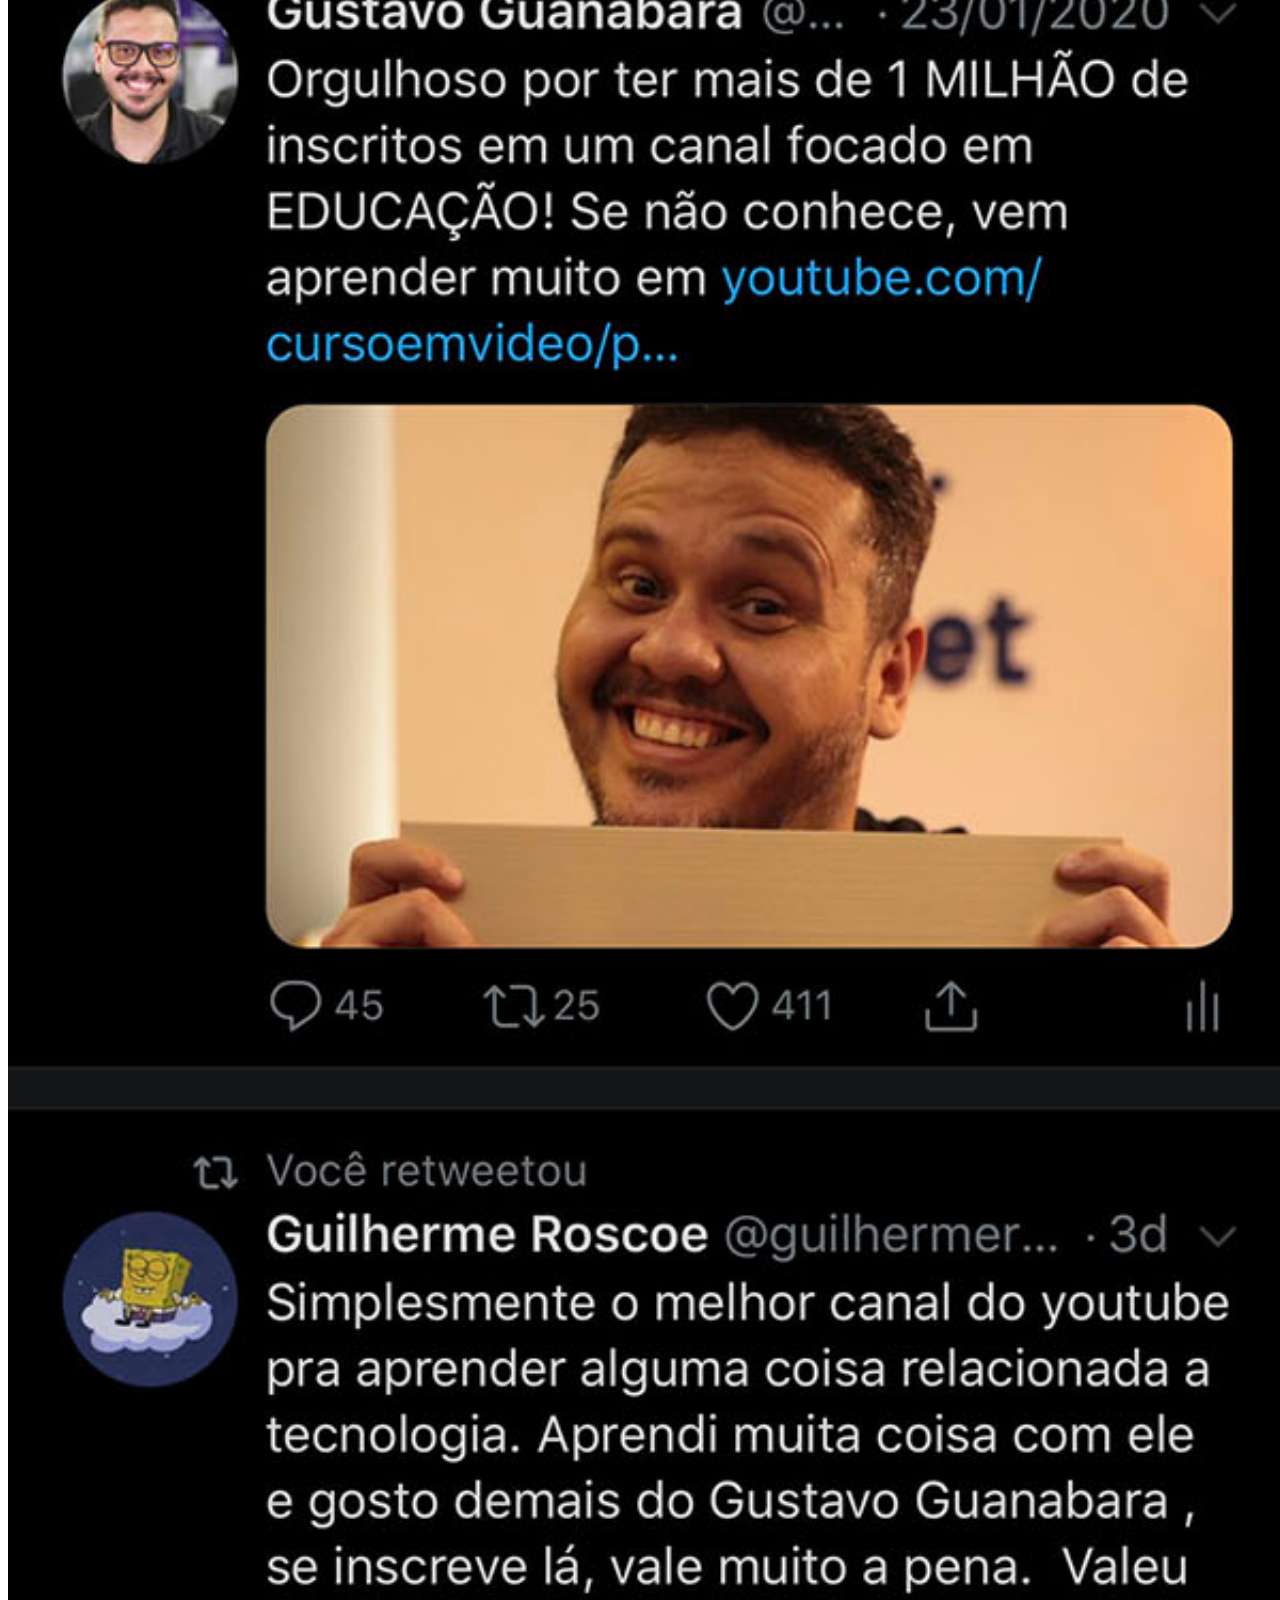
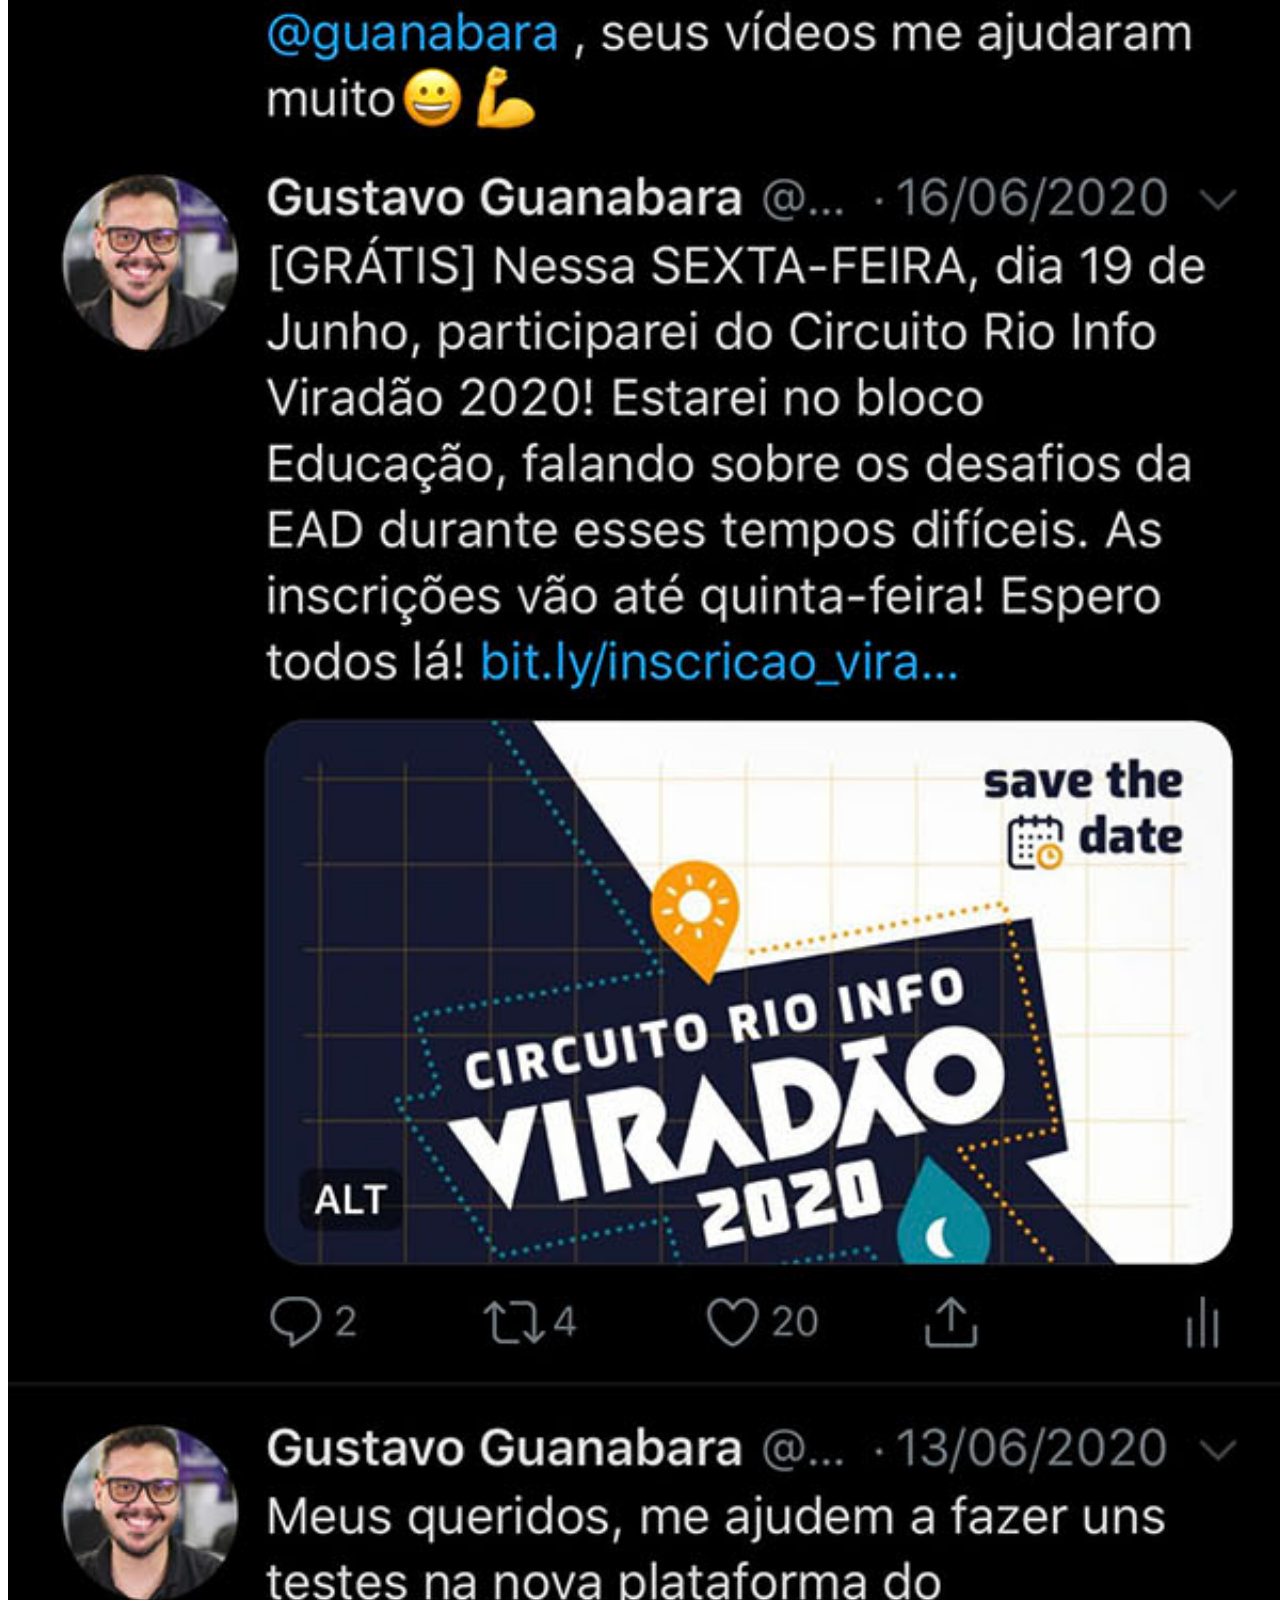
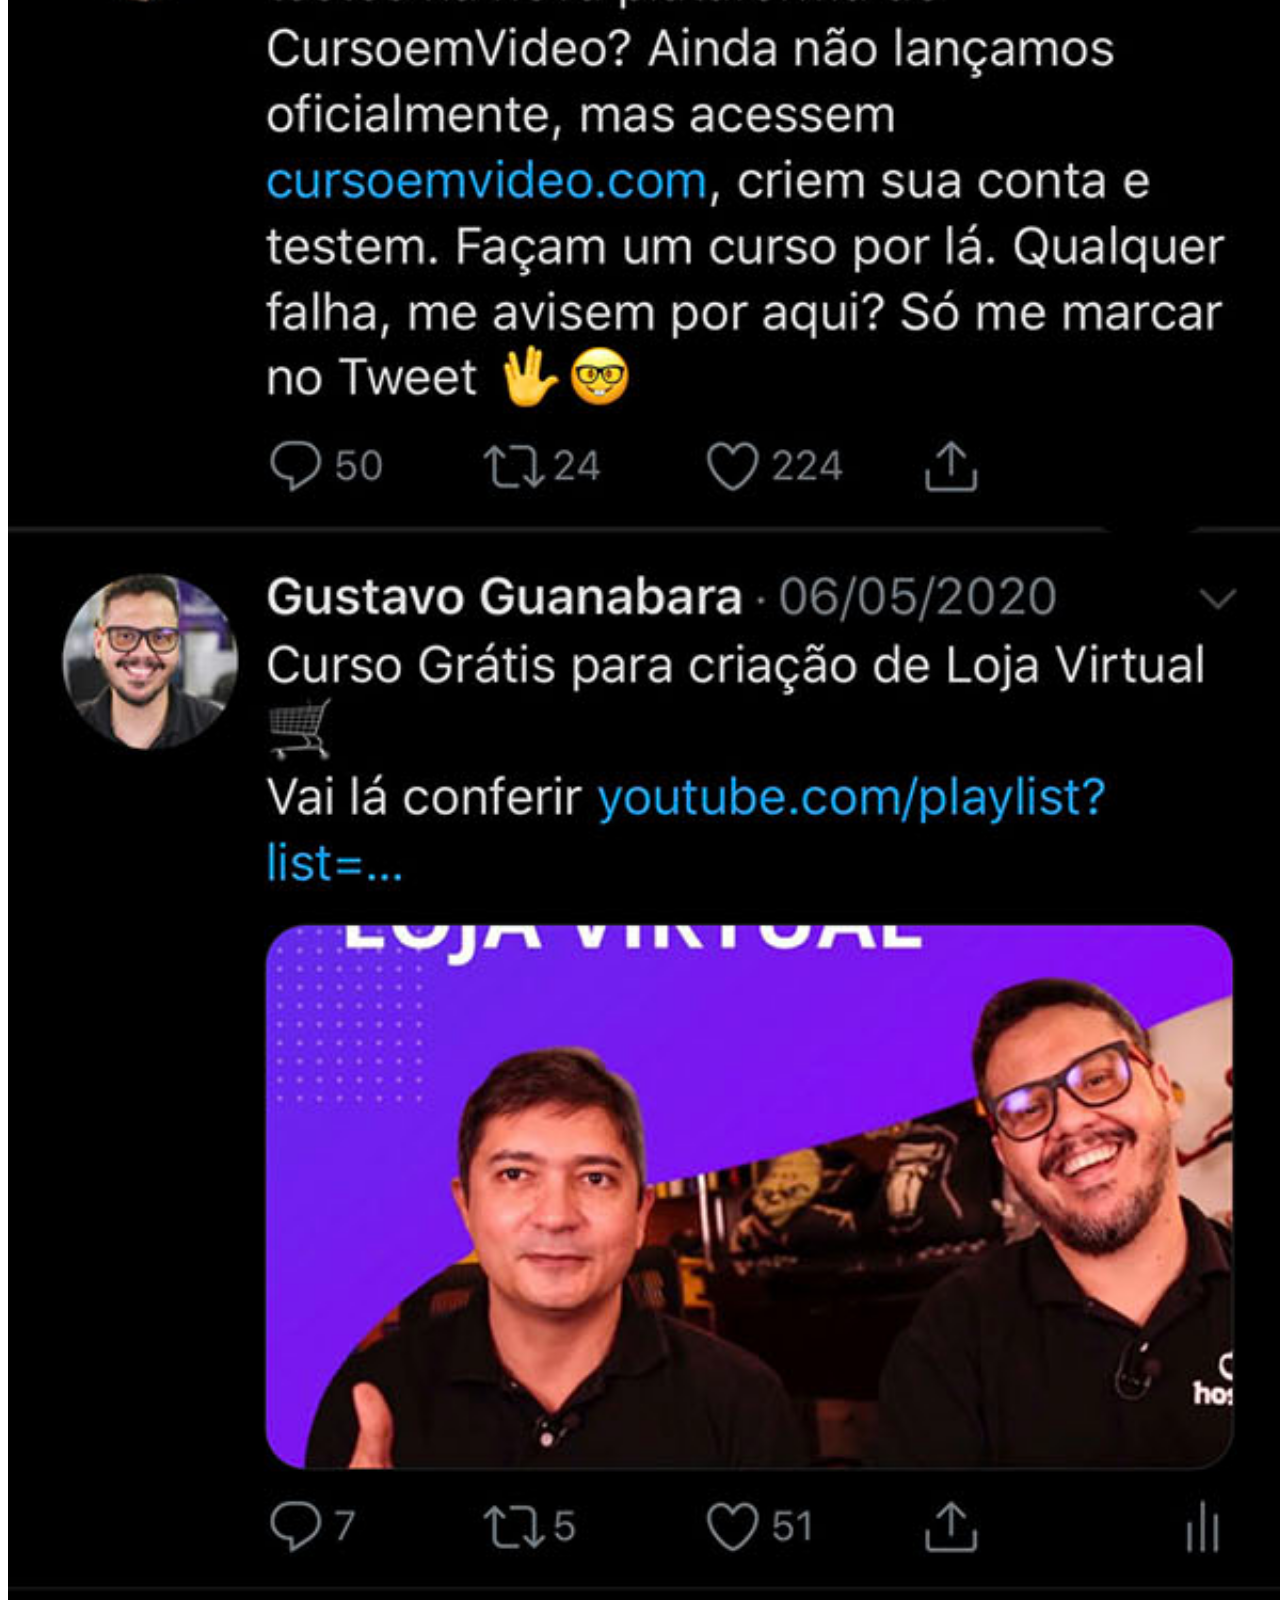
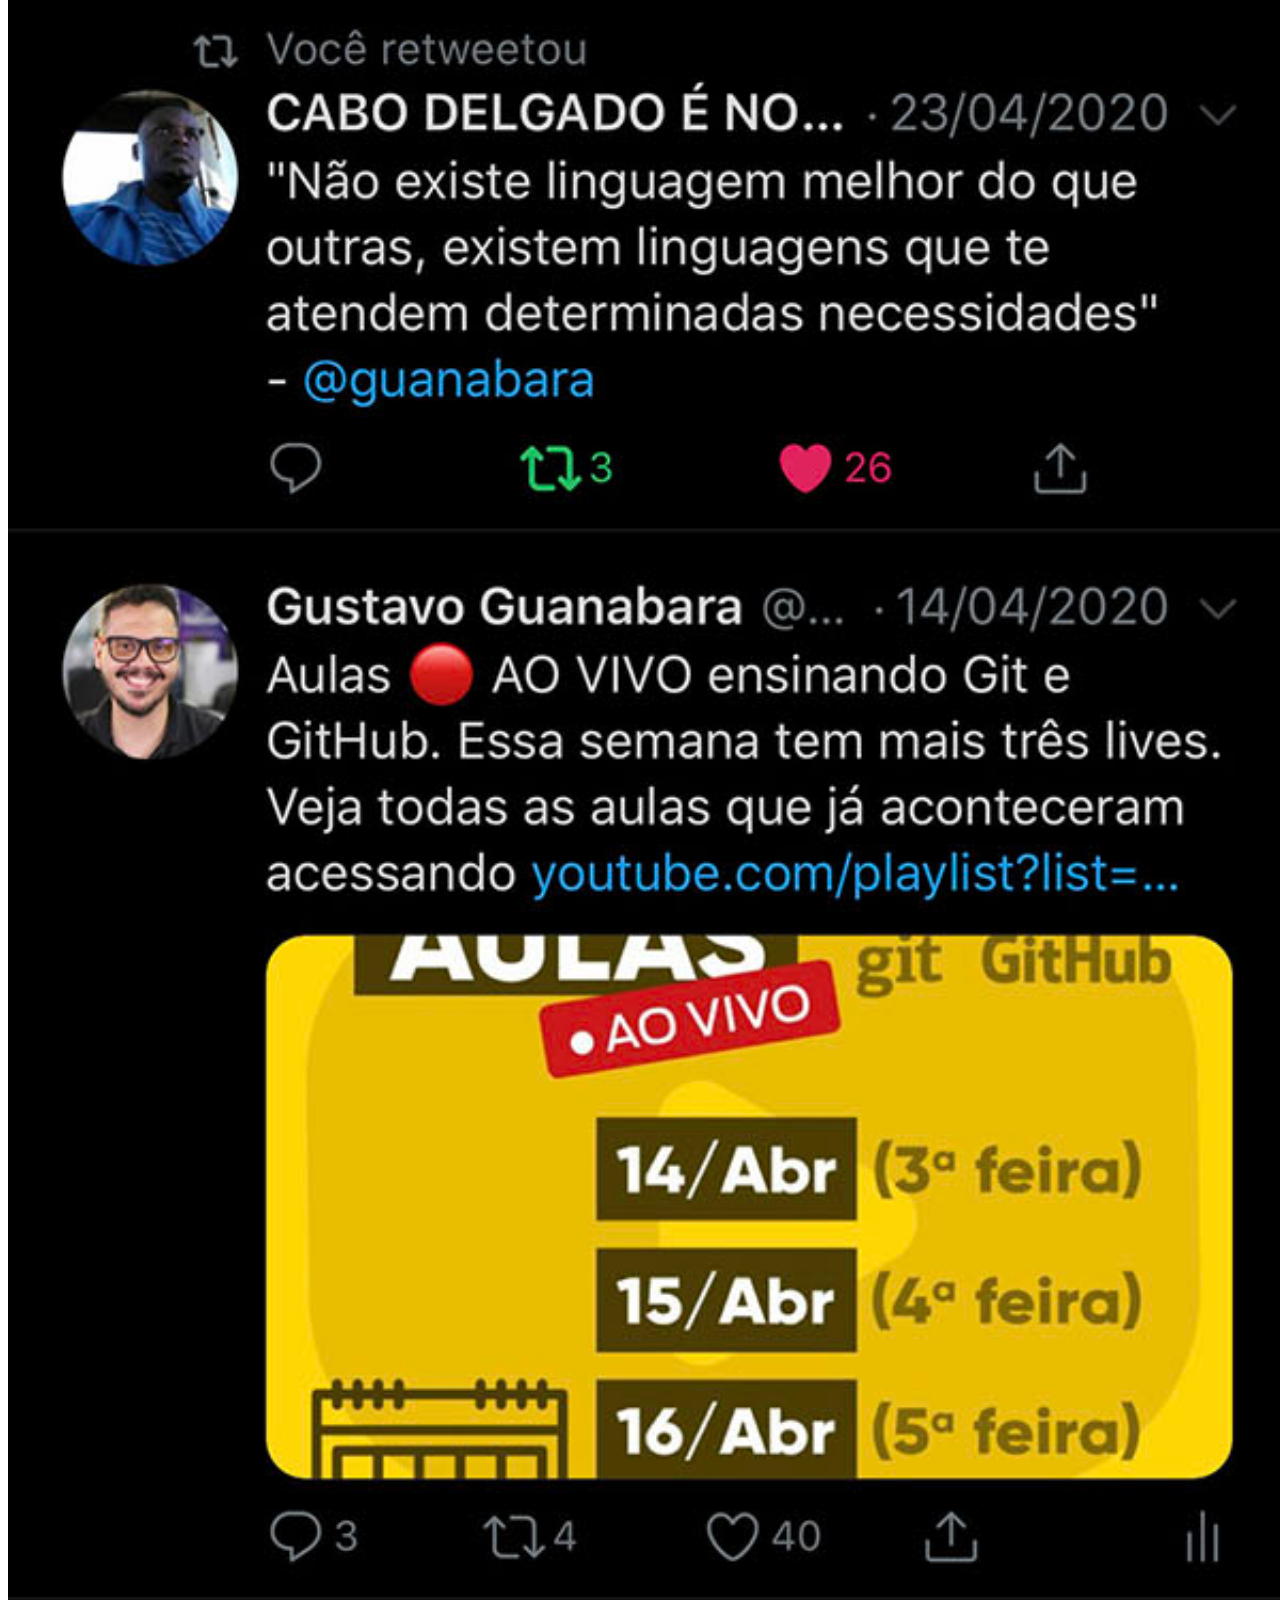
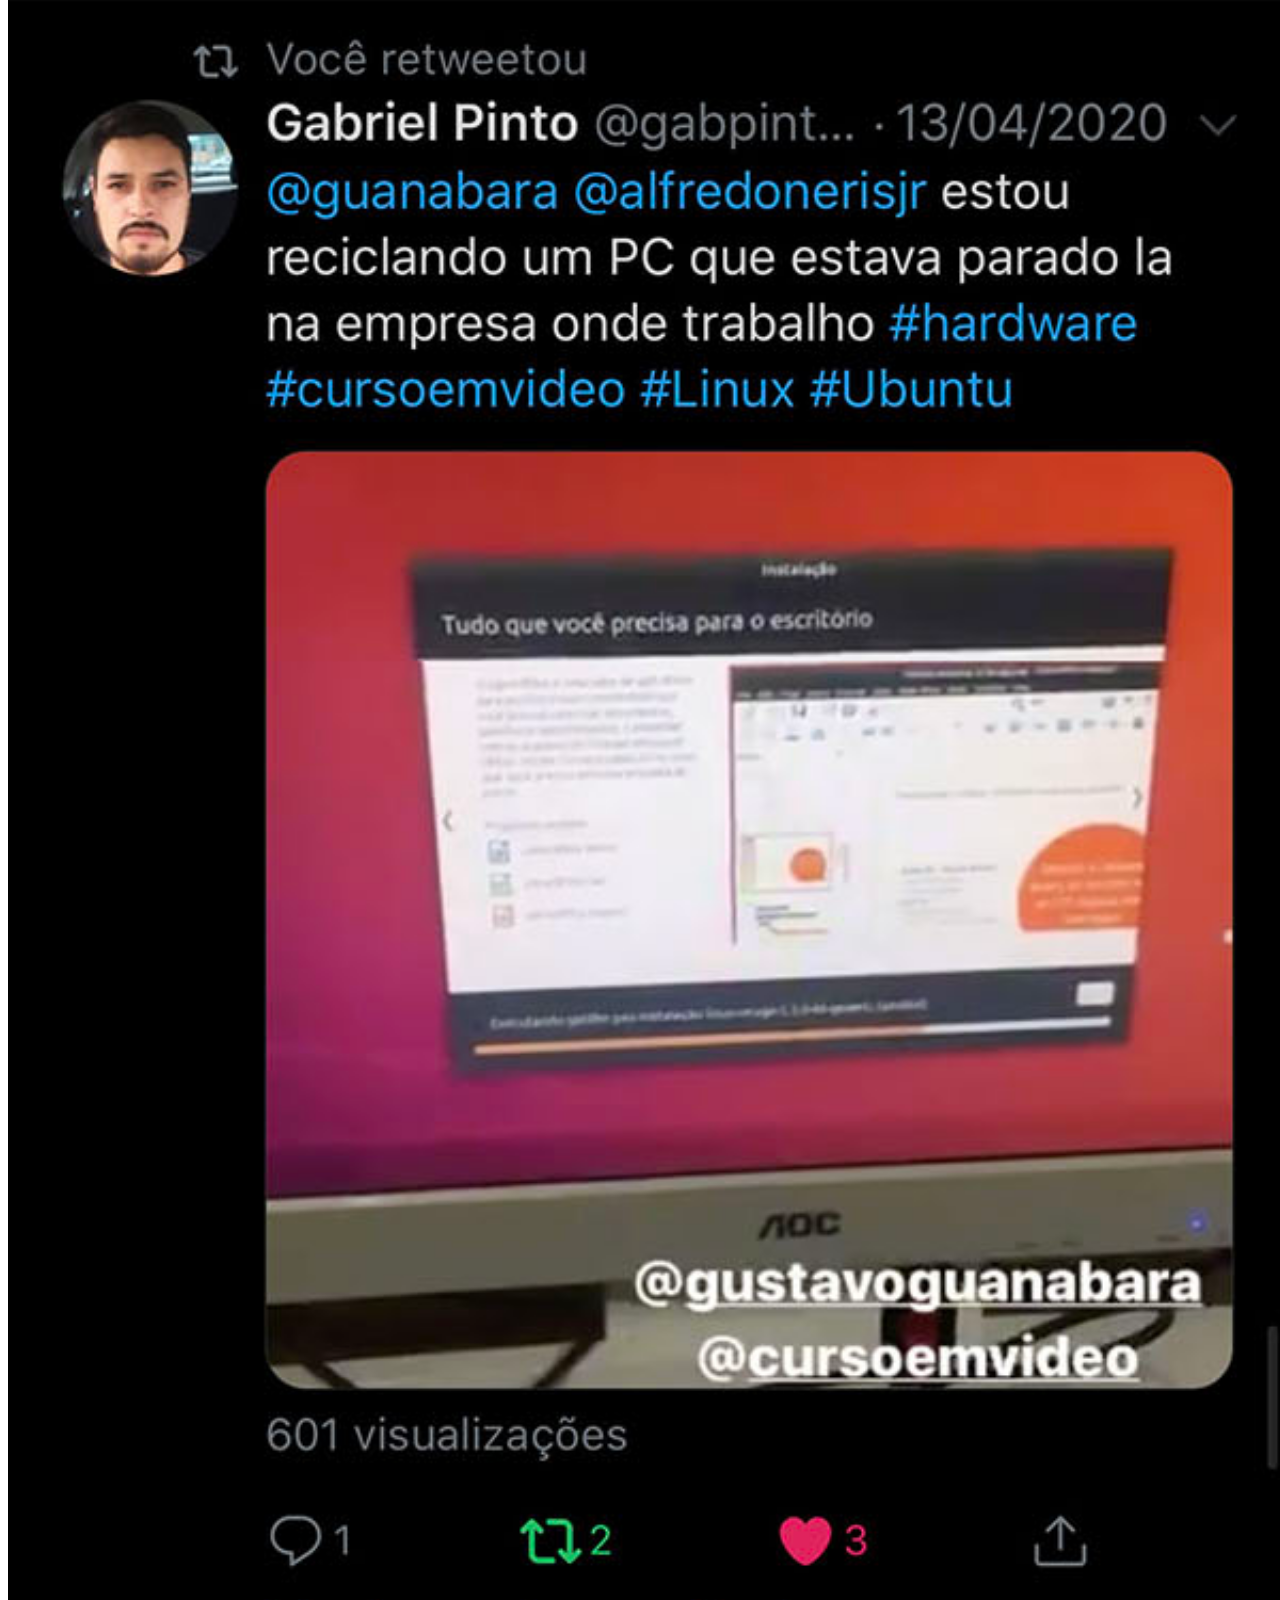
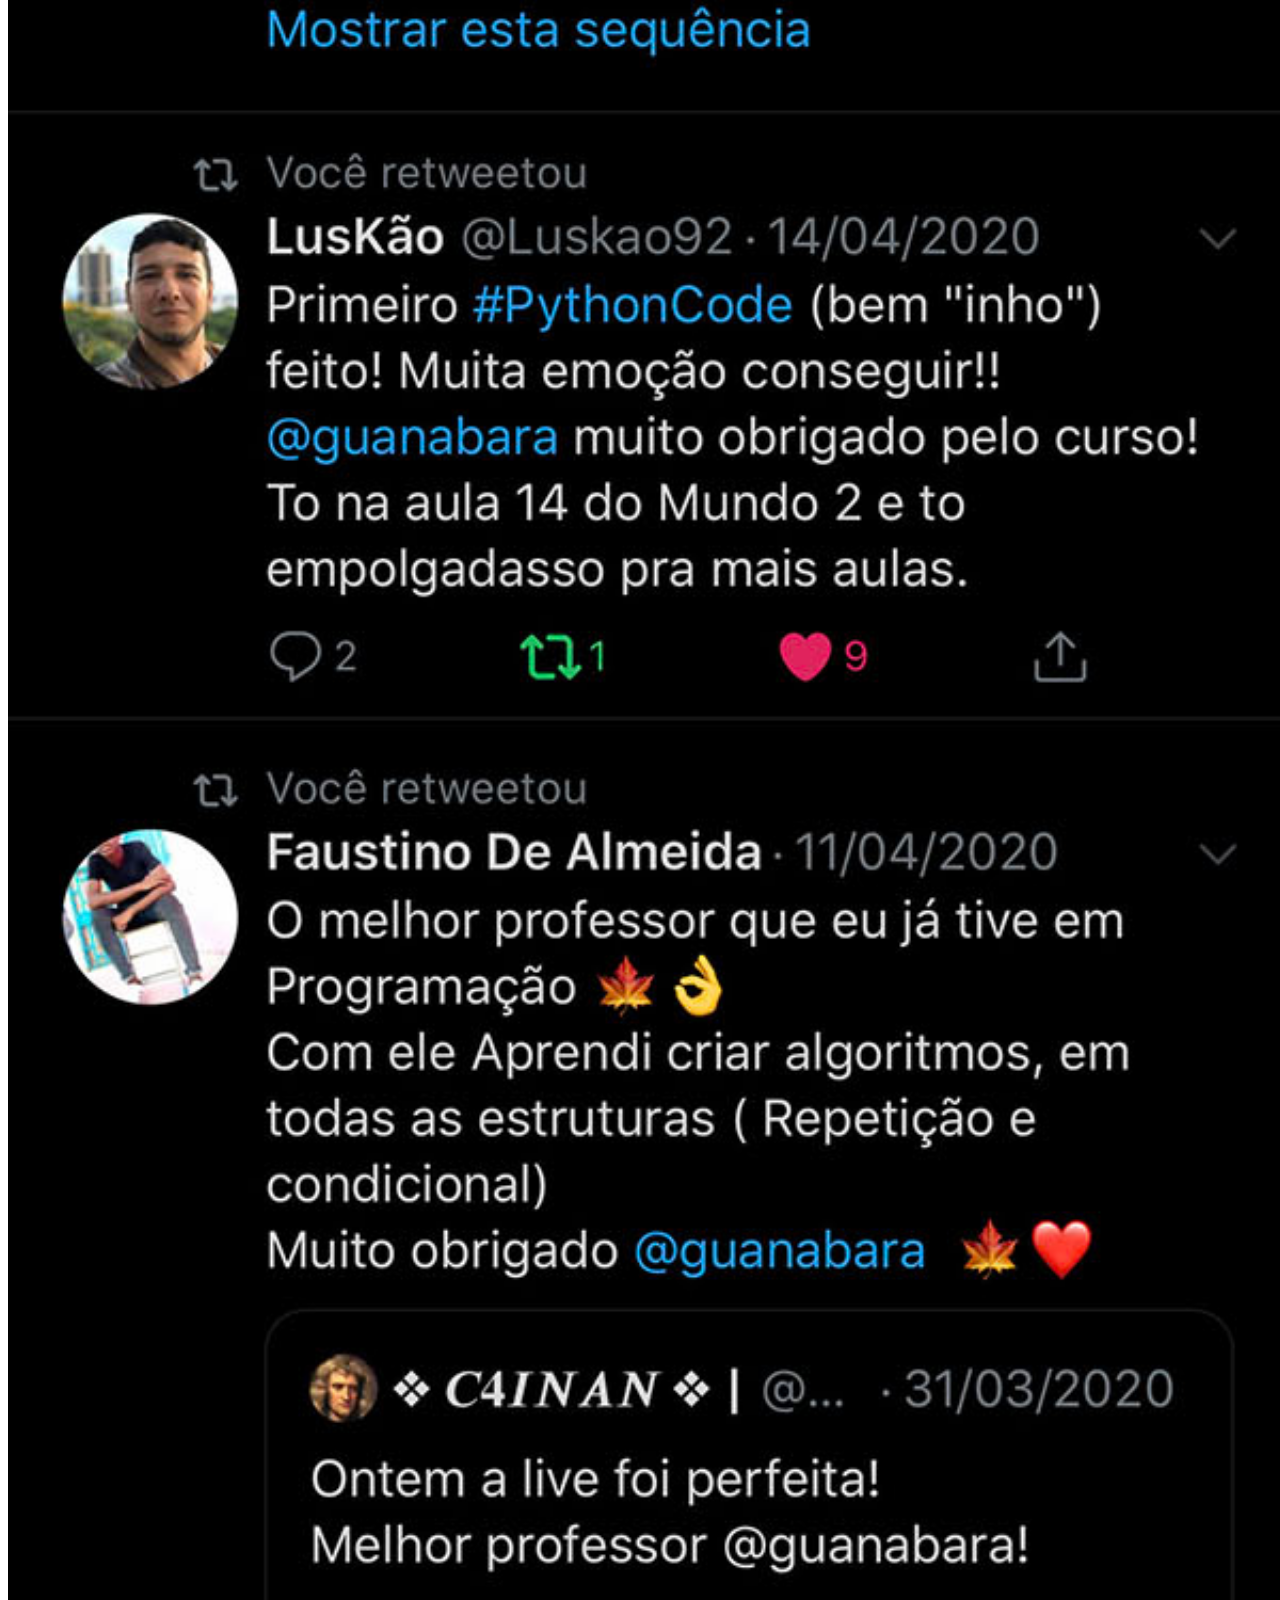
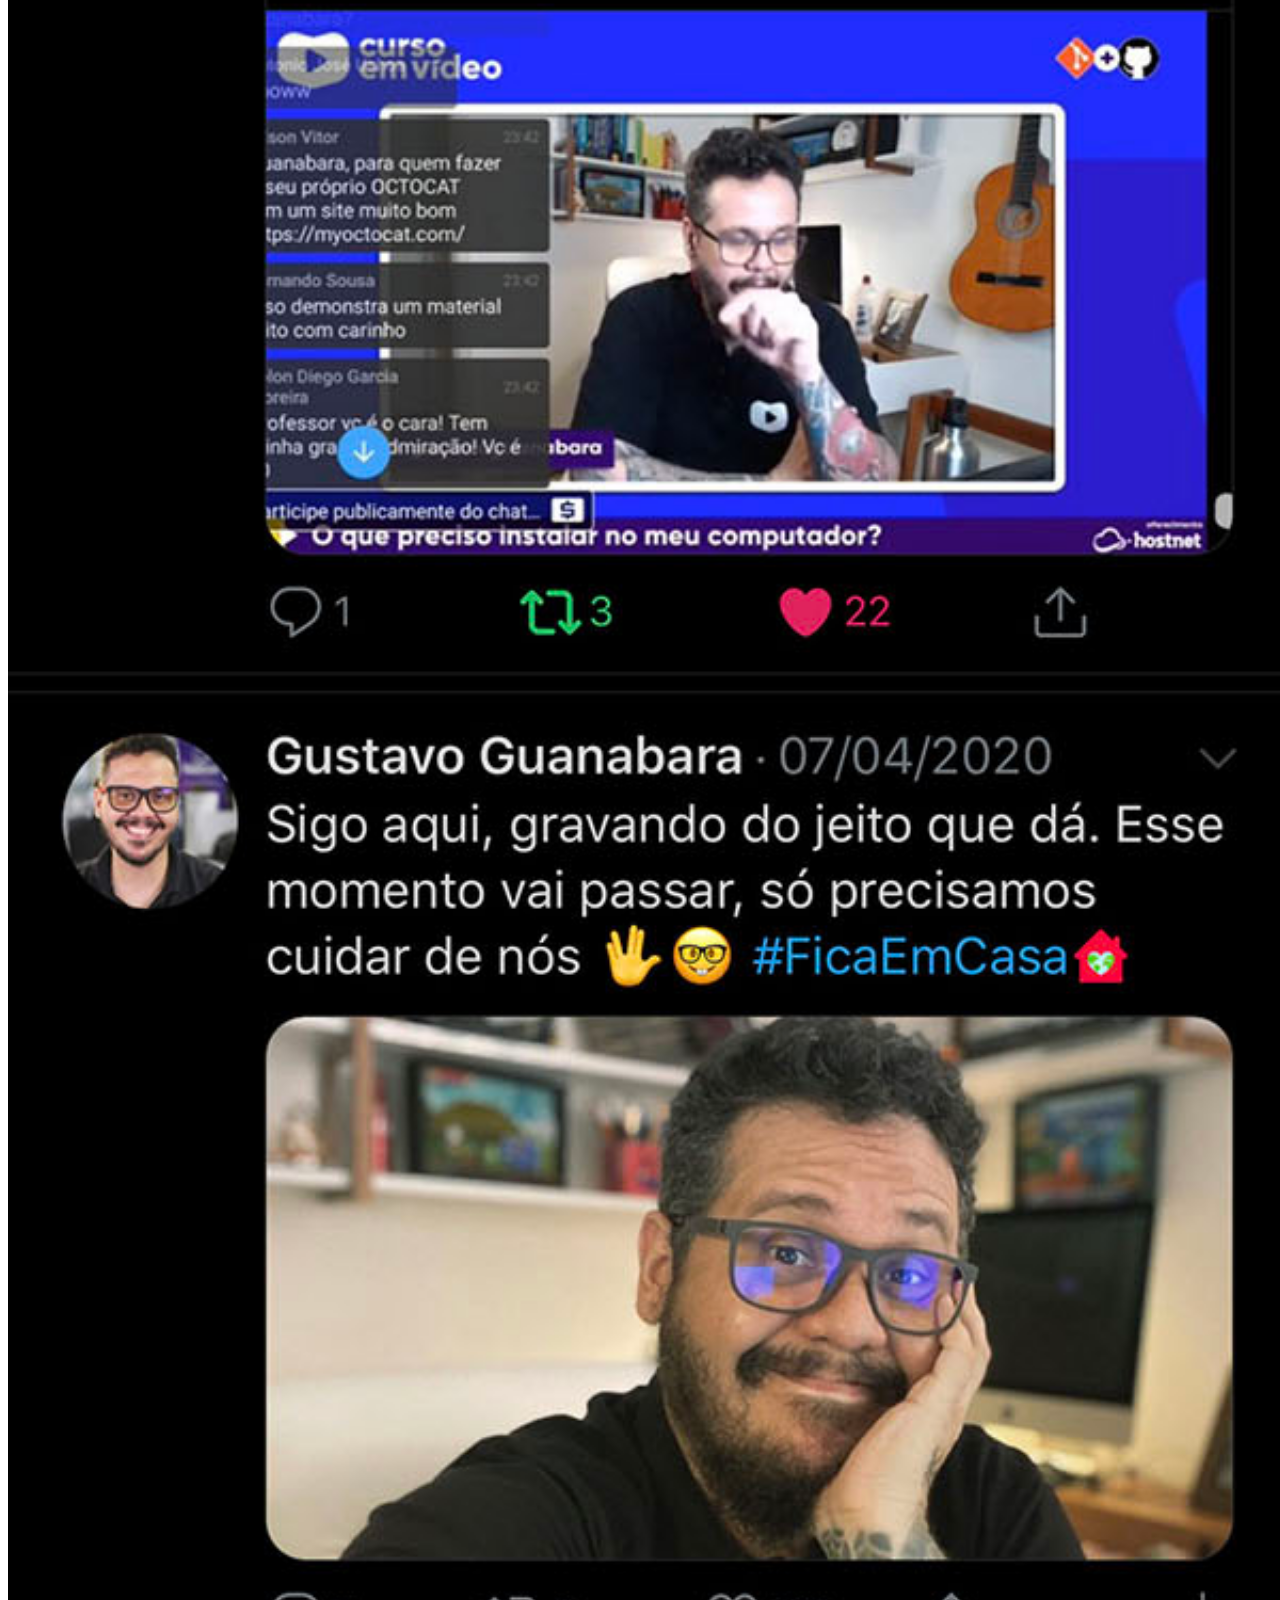
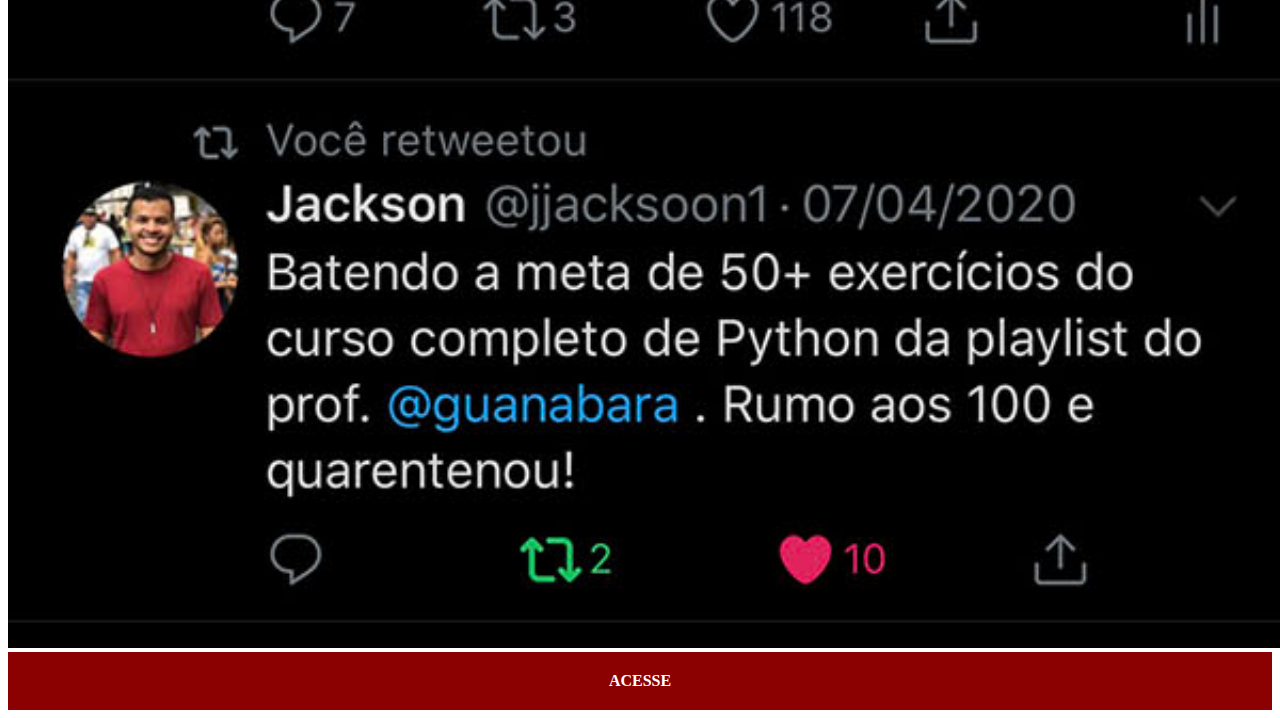
<file: twitter.html>
<!DOCTYPE html>
<html lang="pt-br">
<head>
    <meta charset="UTF-8">
    <meta http-equiv="X-UA-Compatible" content="IE=edge">
    <meta name="viewport" content="width=device-width, initial-scale=1.0">
    <title>Twitter</title>
    <link rel="stylesheet" href="estilos/social.css">
</head>
<body>
    <img src="imagens/tela-twitter.jpg" alt="twitter">
    <a href="https://twitter.com/guanabara" target="_blank">ACESSE</a>
    
</body>
</html>
</file>
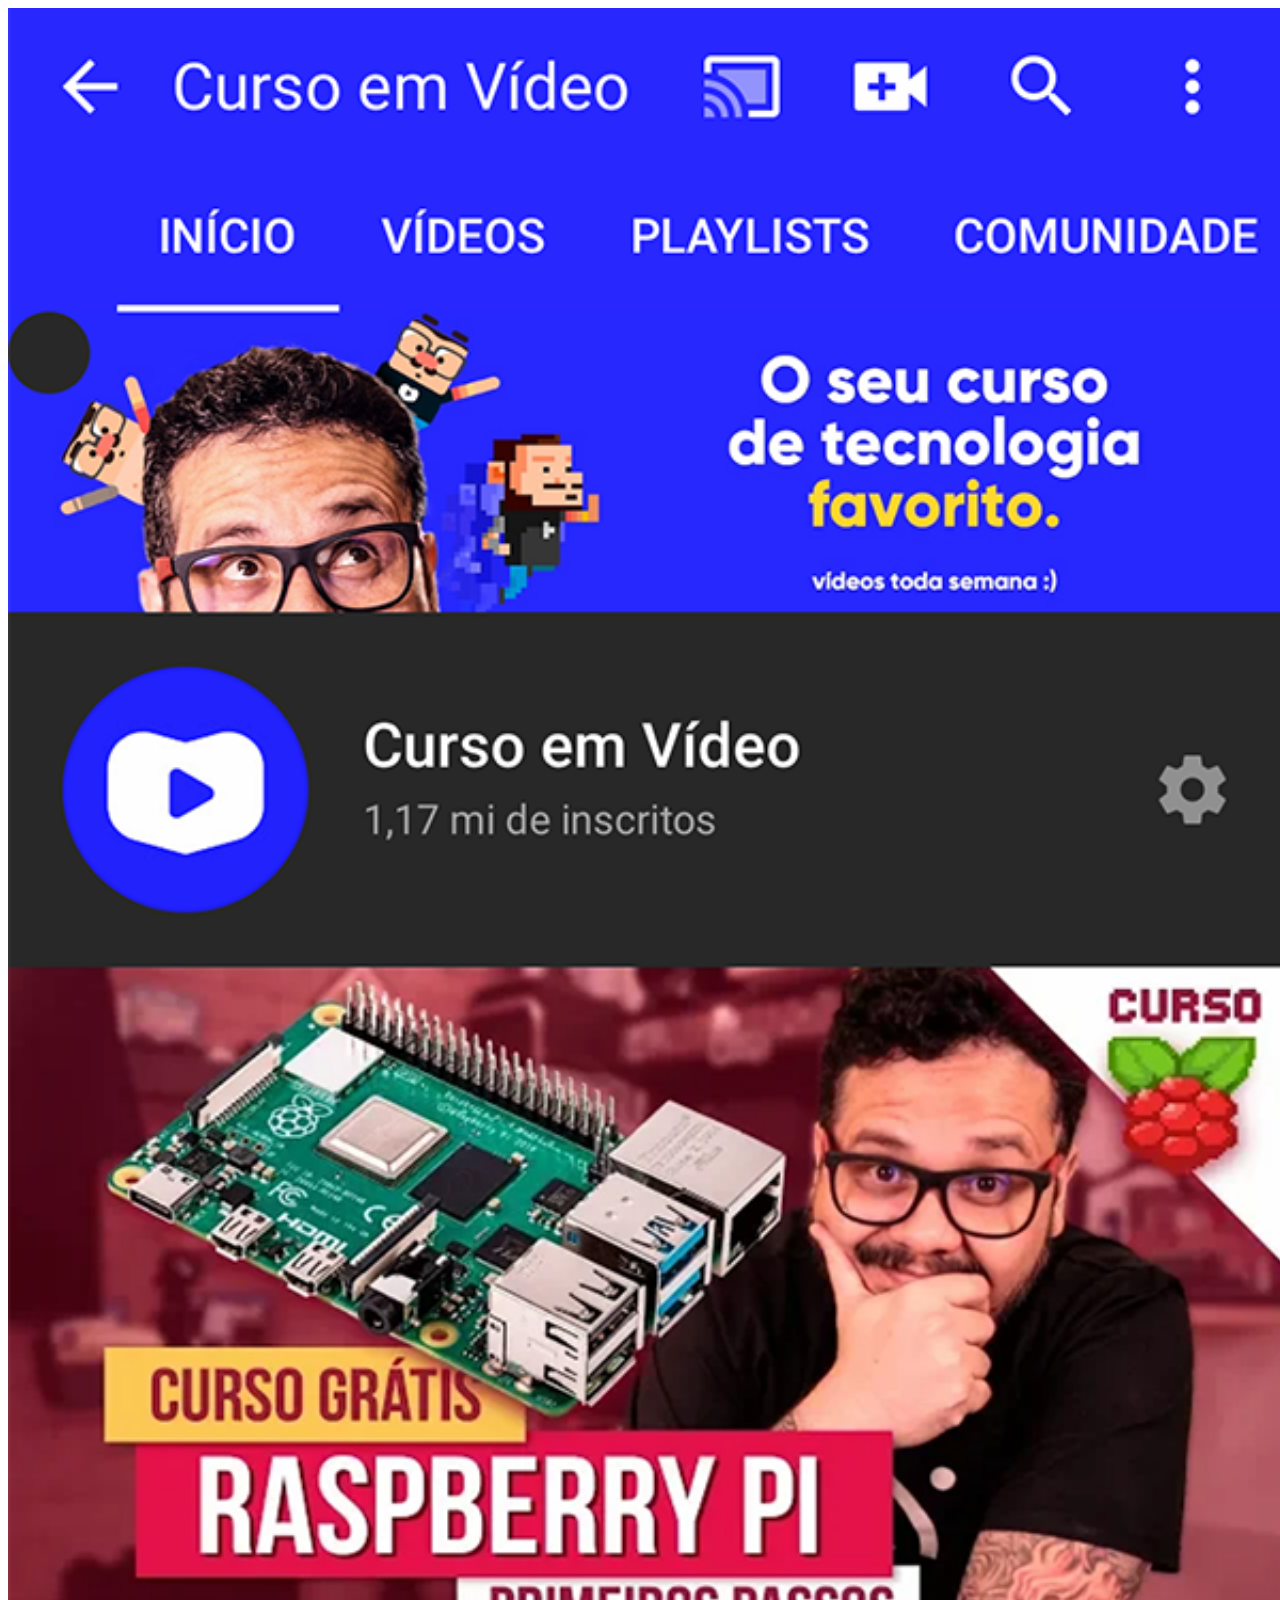
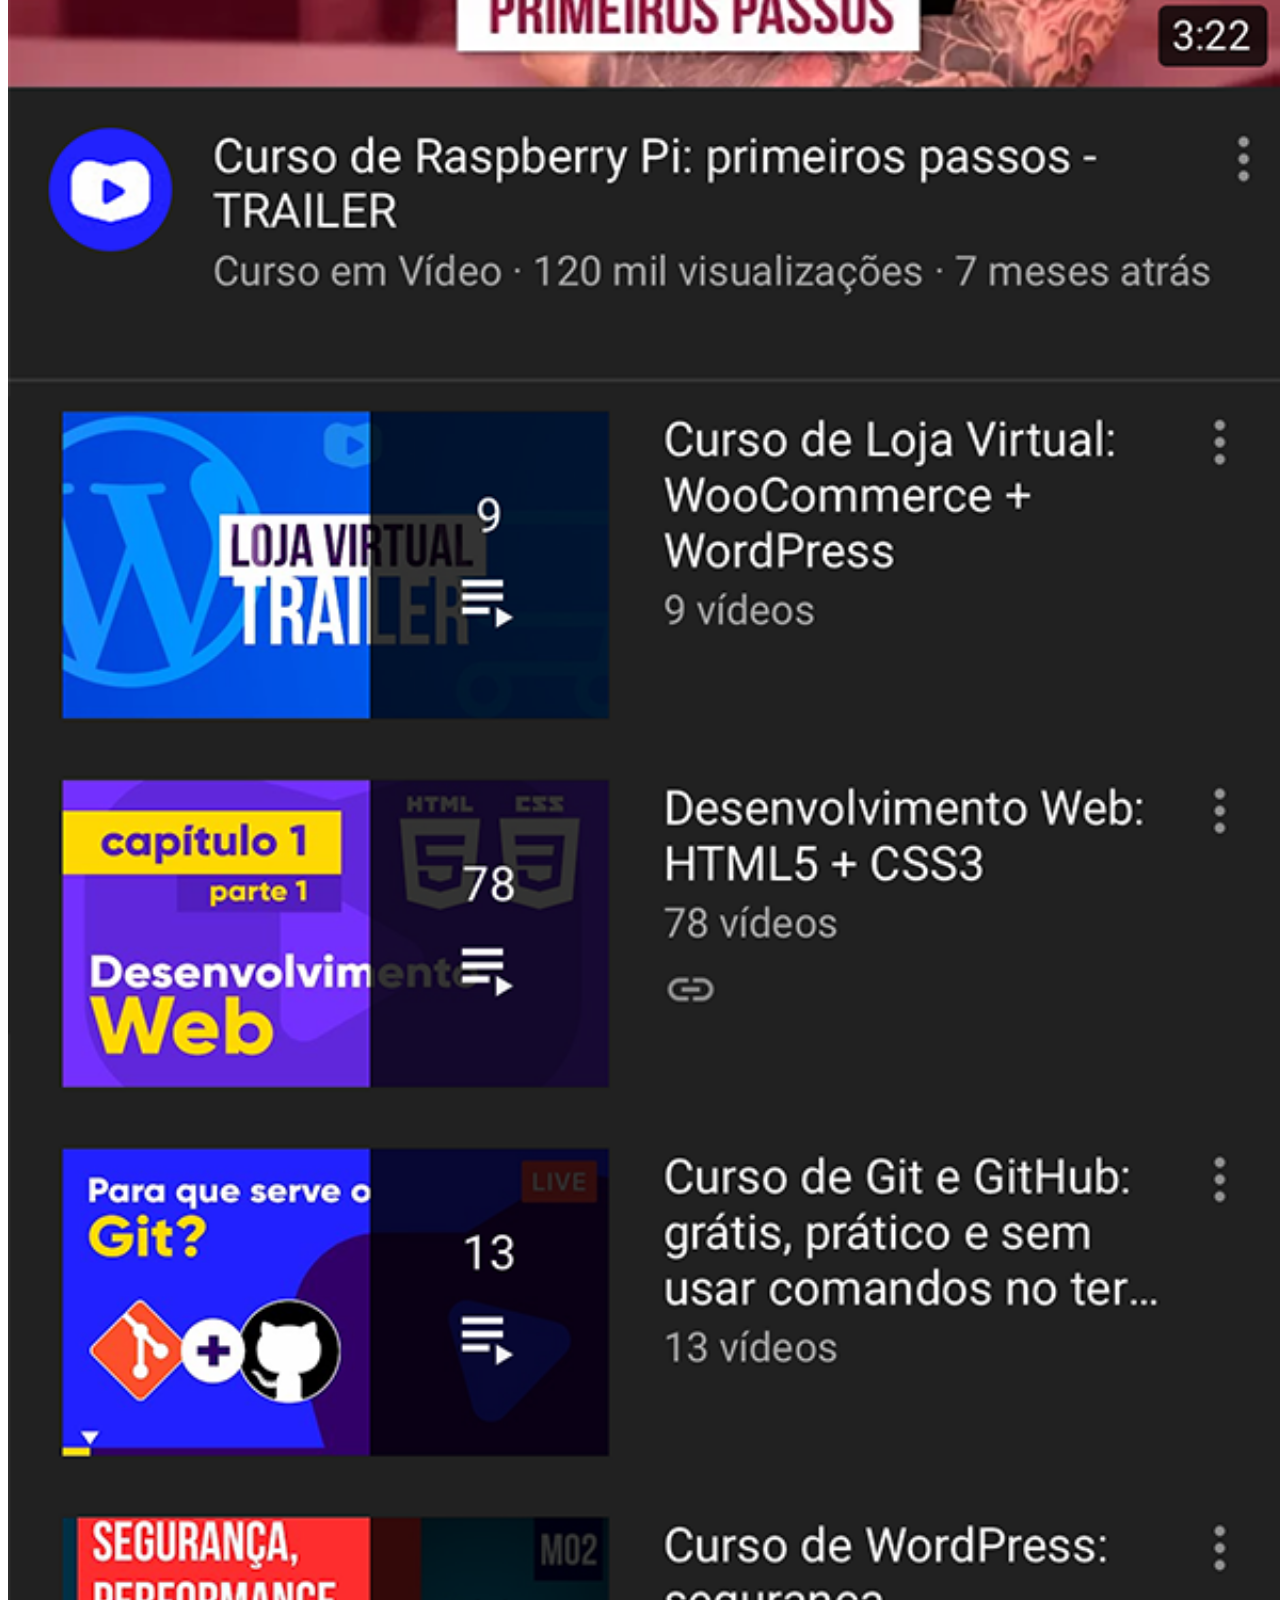
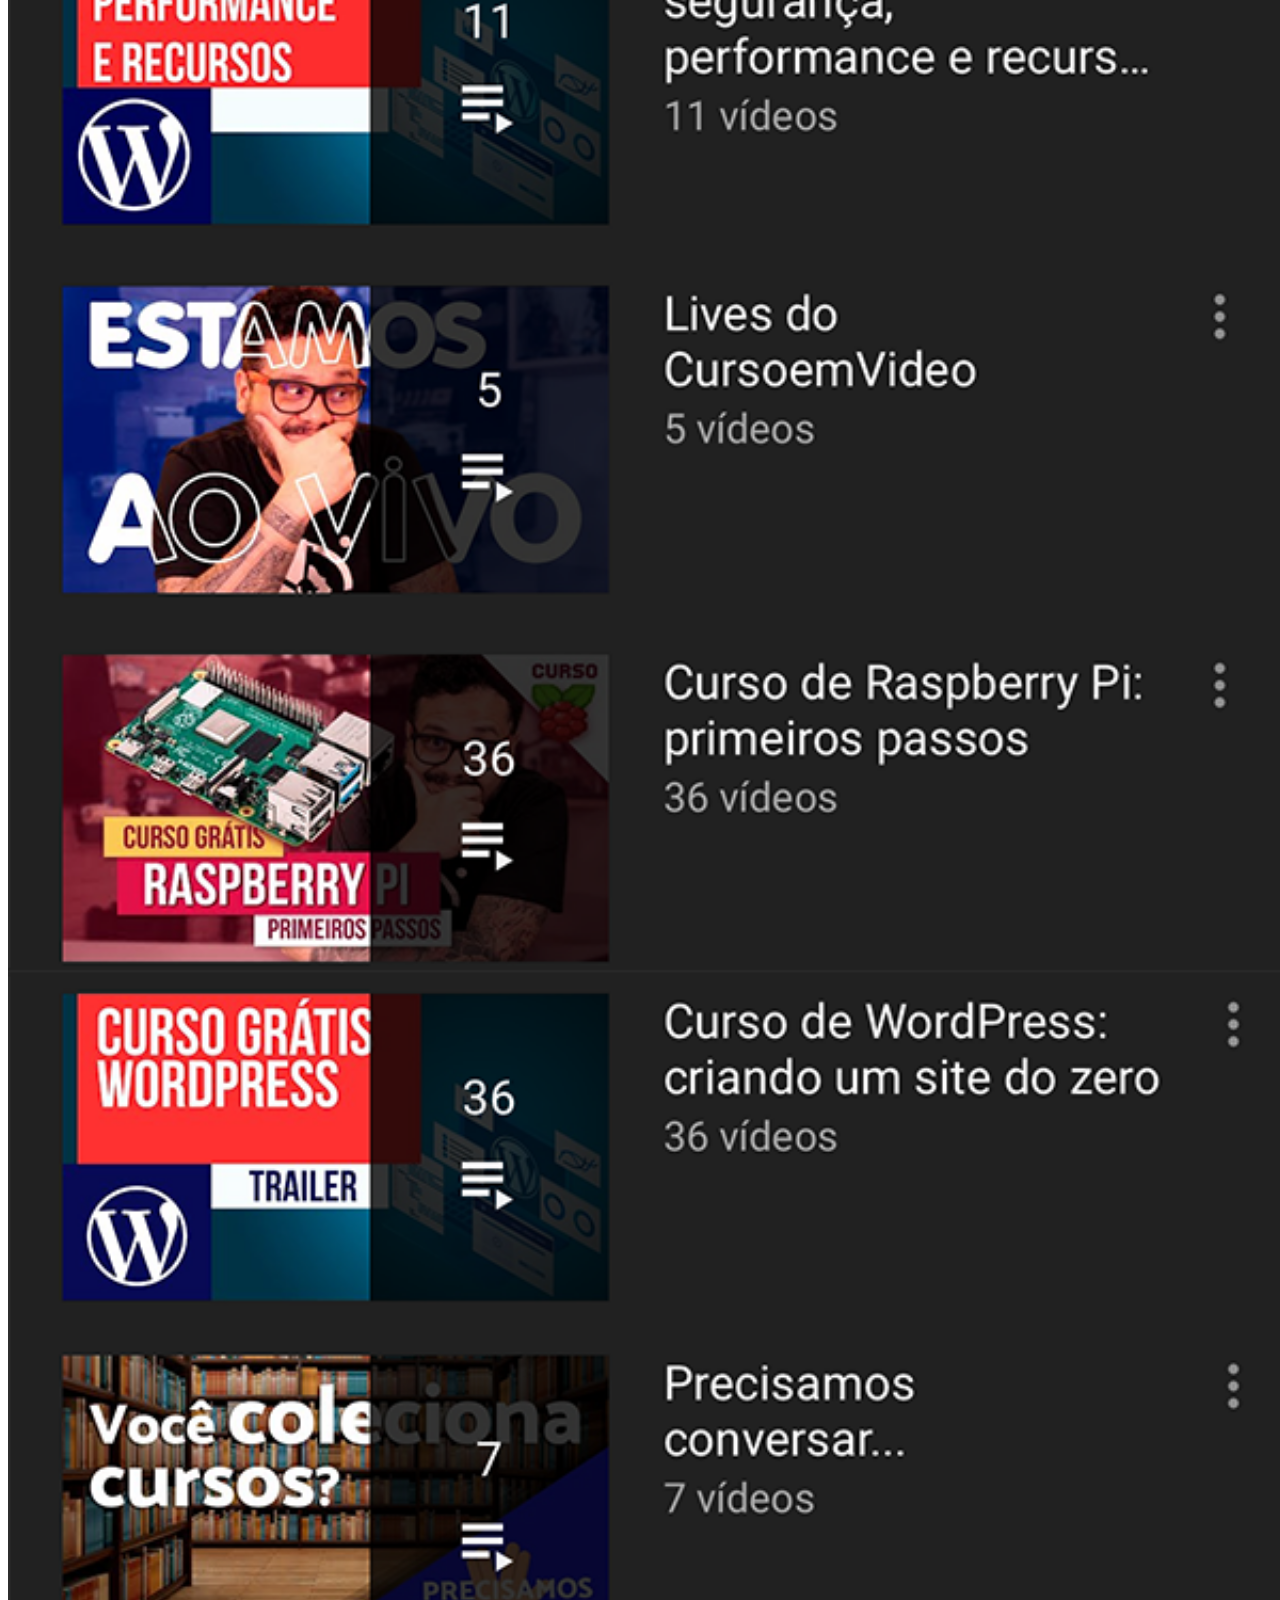
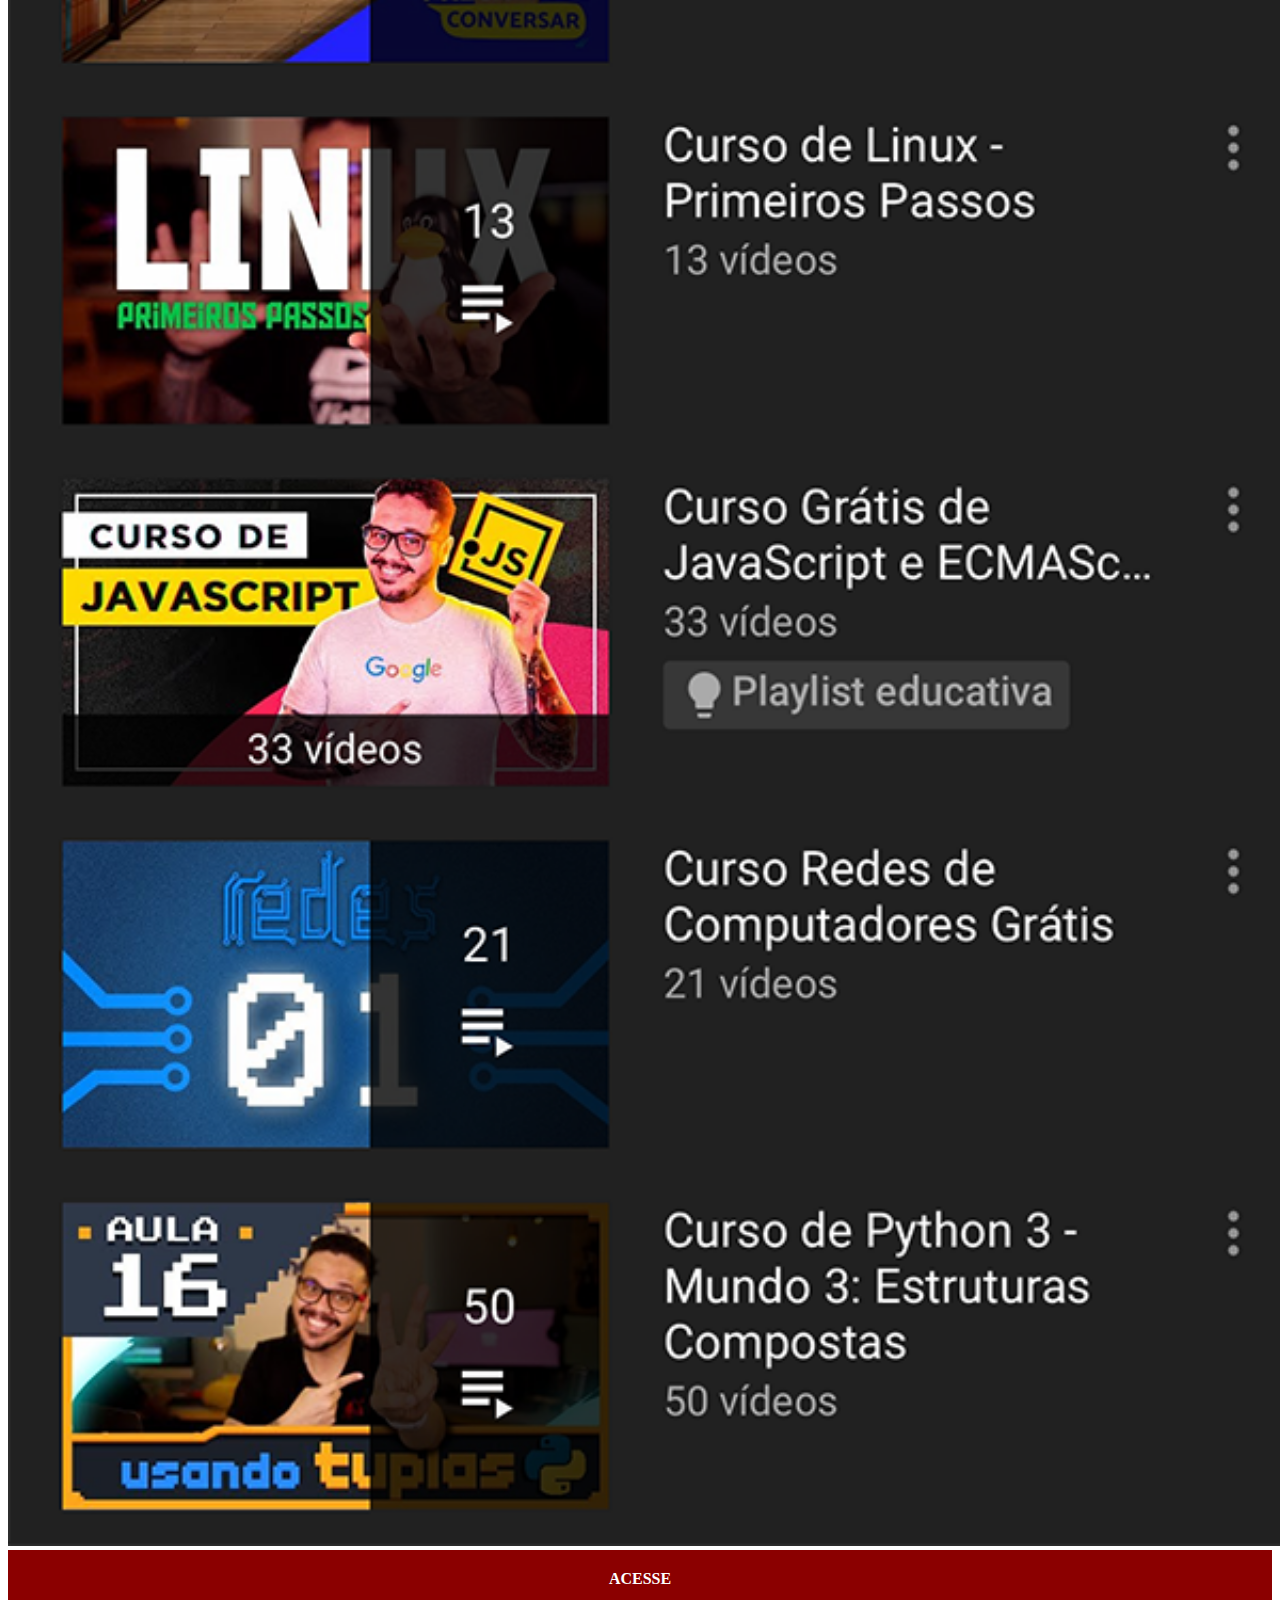
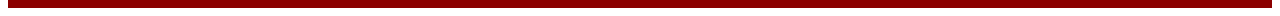
<file: youtube.html>
<!DOCTYPE html>
<html lang="pt-br">

<head>
    <meta charset="UTF-8">
    <meta http-equiv="X-UA-Compatible" content="IE=edge">
    <meta name="viewport" content="width=device-width, initial-scale=1.0">
    <title>YouTube</title>
    <link rel="stylesheet" href="estilos/social.css">
</head>

<body>
    <img src="imagens/tela-youtube.png" alt="YouTube">
    <a href="https://www.youtube.com/@CursoemVideo/playlists" target="_blank"> ACESSE</a>
</body>

</html>
</file>
<file: estilos/social.css>
@charset "UTF-8"

* {
    margin: 0px;
    padding: 0px;
    font-family: Arial, Helvetica, sans-serif;
    }

::-webkit-scrollbar {
    width: 0px;
    height: 0px;
}

img {
    width: 100vw;
}

a {
    display: block;
    background-color: darkred;
    color: white;
    padding: 20px;
    text-align: center;
    font-weight: bolder;
    text-decoration: none;
}

a:hover {
    background-color: red;
}
</file>
